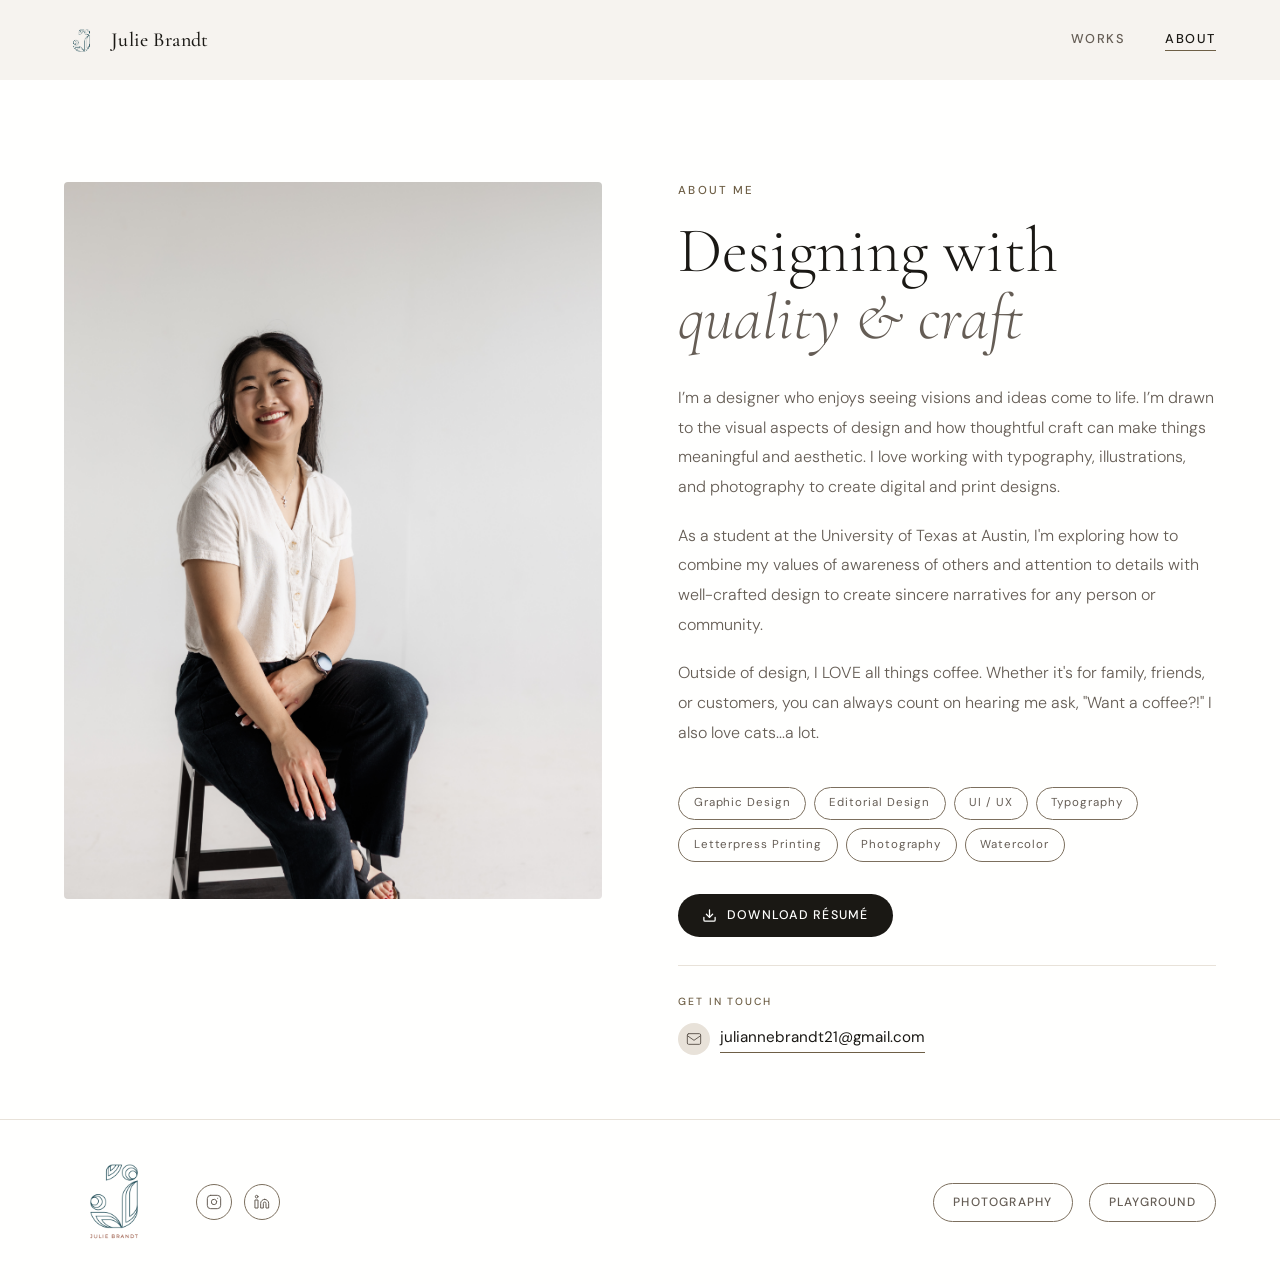
<file: pages/about.html>
<!doctype html>
<html lang="en">
  <head>
    <meta charset="UTF-8" />
    <meta name="viewport" content="width=device-width, initial-scale=1.0" />
    <title>About — Julie Brandt</title>
    <link rel="icon" type="image/png" href="../assets/logos/favicon.png" />
    <link rel="preconnect" href="https://fonts.googleapis.com" />
    <link rel="preconnect" href="https://fonts.gstatic.com" crossorigin />
    <link
      href="https://fonts.googleapis.com/css2?family=Cormorant+Garamond:ital,wght@0,300;0,400;0,500;0,600;1,300;1,400&family=DM+Sans:wght@300;400;500&display=swap"
      rel="stylesheet"
    />
    <link rel="stylesheet" href="../css/base.css" />
    <link rel="stylesheet" href="../css/navigation.css" />
    <link rel="stylesheet" href="../css/footer.css" />
    <link rel="stylesheet" href="../css/about.css" />
  </head>
  <body>
    <nav id="nav">
      <a href="../index.html" class="nav-brand">
        <div class="nav-logo-mark">
          <img
            src="../assets/logos/Logo-NoName.png"
            alt="Geometric J Logo Design"
          />
        </div>
        <span class="nav-logo">Julie Brandt</span>
      </a>
      <div class="nav-links">
        <a href="../index.html" id="nav-works">Works</a>
        <a href="about.html" id="nav-about" class="active-link">About</a>
      </div>
    </nav>

    <main class="about-content">
      <div class="about-image-wrap">
        <img src="../assets/headshots/Julie 06.27.2025-40.jpg" alt="Portrait" />
      </div>
      <div class="about-text">
        <p class="about-eyebrow">About me</p>
        <h1 class="about-title">Designing with <em>quality &amp; craft</em></h1>
        <div class="about-body">
          <p>
            I’m a designer who enjoys seeing visions and ideas come to life. I’m
            drawn to the visual aspects of design and how thoughtful craft can
            make things meaningful and aesthetic. I love working with
            typography, illustrations, and photography to create digital and
            print designs.
          </p>
          <p>
            As a student at the University of Texas at Austin, I'm exploring how
            to combine my values of awareness of others and attention to details
            with well-crafted design to create sincere narratives for any person
            or community.
          </p>
          <p>
            Outside of design, I LOVE all things coffee. Whether it's for
            family, friends, or customers, you can always count on hearing me
            ask, "Want a coffee?!" I also love cats...a lot.
          </p>
        </div>
        <div class="about-skills">
          <!-- <span class="skill-tag">Brand Identity</span> -->
          <span class="skill-tag">Graphic Design</span>
          <span class="skill-tag">Editorial Design</span>
          <!-- <span class="skill-tag">Packaging</span> -->
          <span class="skill-tag">UI / UX</span>
          <!-- <span class="skill-tag">Motion</span> -->
          <span class="skill-tag">Typography</span>
          <span class="skill-tag">Letterpress Printing</span>
          <span class="skill-tag">Photography</span>
          <span class="skill-tag">Watercolor</span>
        </div>
        <div class="about-resume">
          <a
            href="../assets/resume/JulianneBrandt_2026.pdf"
            download
            class="btn-resume"
          >
            <svg
              width="15"
              height="15"
              viewBox="0 0 24 24"
              fill="none"
              stroke="currentColor"
              stroke-width="2"
              stroke-linecap="round"
              stroke-linejoin="round"
            >
              <path d="M21 15v4a2 2 0 0 1-2 2H5a2 2 0 0 1-2-2v-4" />
              <polyline points="7 10 12 15 17 10" />
              <line x1="12" y1="15" x2="12" y2="3" />
            </svg>
            Download Résumé
          </a>
        </div>
        <div class="about-contact">
          <p class="about-contact-label">Get in touch</p>
          <a href="mailto:juliannebrandt21@gmail.com" class="about-email-link">
            <span class="about-email-icon">
              <svg
                width="16"
                height="16"
                viewBox="0 0 24 24"
                fill="none"
                stroke="currentColor"
                stroke-width="1.5"
                stroke-linecap="round"
                stroke-linejoin="round"
              >
                <rect x="2" y="4" width="20" height="16" rx="2" />
                <path d="M2 7l10 7 10-7" />
              </svg>
            </span>
            <span class="about-email-text">juliannebrandt21@gmail.com</span>
          </a>
        </div>
      </div>
    </main>

    <footer>
      <div class="footer-left">
        <div class="footer-logo-wrap">
          <img
            src="../assets/logos/Logo.png"
            alt="Geometric J Logo with Julie Brandt"
          />
        </div>
        <div class="footer-socials">
          <a
            href="https://www.instagram.com/juliebrandt.design/"
            target="_blank"
            rel="noopener"
            class="footer-social-link"
            aria-label="Instagram"
          >
            <svg
              viewBox="0 0 24 24"
              fill="none"
              stroke="currentColor"
              stroke-width="1.5"
              stroke-linecap="round"
              stroke-linejoin="round"
            >
              <rect x="2" y="2" width="20" height="20" rx="5" ry="5" />
              <path d="M16 11.37A4 4 0 1 1 12.63 8 4 4 0 0 1 16 11.37z" />
              <line x1="17.5" y1="6.5" x2="17.51" y2="6.5" />
            </svg>
          </a>
          <a
            href="https://www.linkedin.com/in/julie-brandt-92625432b/"
            target="_blank"
            rel="noopener"
            class="footer-social-link"
            aria-label="LinkedIn"
          >
            <svg
              viewBox="0 0 24 24"
              fill="none"
              stroke="currentColor"
              stroke-width="1.5"
              stroke-linecap="round"
              stroke-linejoin="round"
            >
              <path
                d="M16 8a6 6 0 0 1 6 6v7h-4v-7a2 2 0 0 0-2-2 2 2 0 0 0-2 2v7h-4v-7a6 6 0 0 1 6-6z"
              />
              <rect x="2" y="9" width="4" height="12" />
              <circle cx="4" cy="4" r="2" />
            </svg>
          </a>
        </div>
      </div>
      <div class="footer-fun">
        <a href="photography.html" class="btn-ghost">Photography</a>
        <a href="playground.html" class="btn-ghost">Playground</a>
      </div>
    </footer>

    <script src="../js/main.js" defer></script>
    <script src="../js/navigation.js" defer></script>
  </body>
</html>
</file>
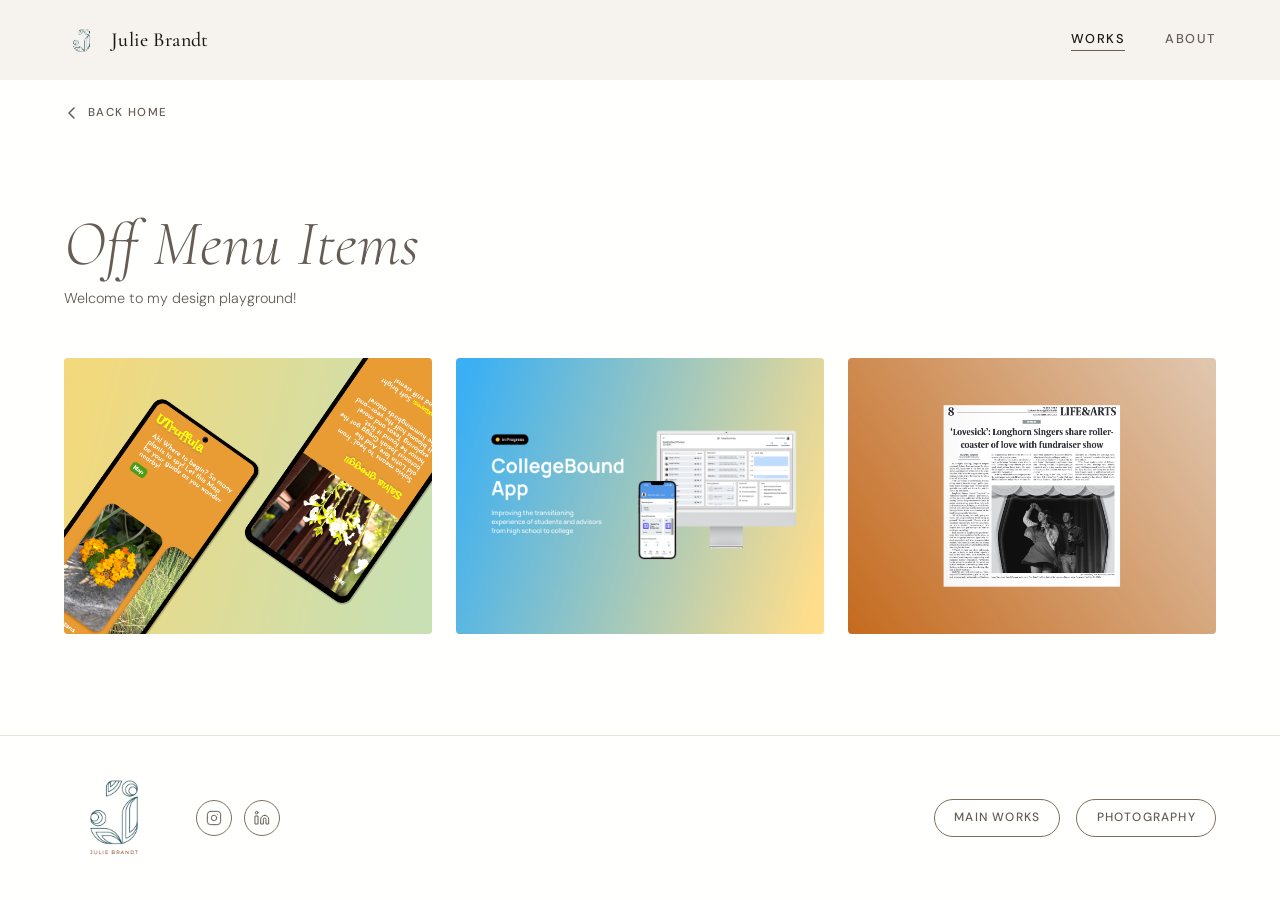
<file: pages/art.html>
<!doctype html>
<html lang="en">
  <head>
    <meta charset="UTF-8" />
    <meta name="viewport" content="width=device-width, initial-scale=1.0" />
    <meta http-equiv="refresh" content="0; url=playground.html" />
    <link rel="canonical" href="playground.html" />
    <title>Playground — Julie Brandt</title>
  </head>
  <body>
    <p><a href="playground.html">Visit Playground</a></p>
  </body>
</html>
</file>
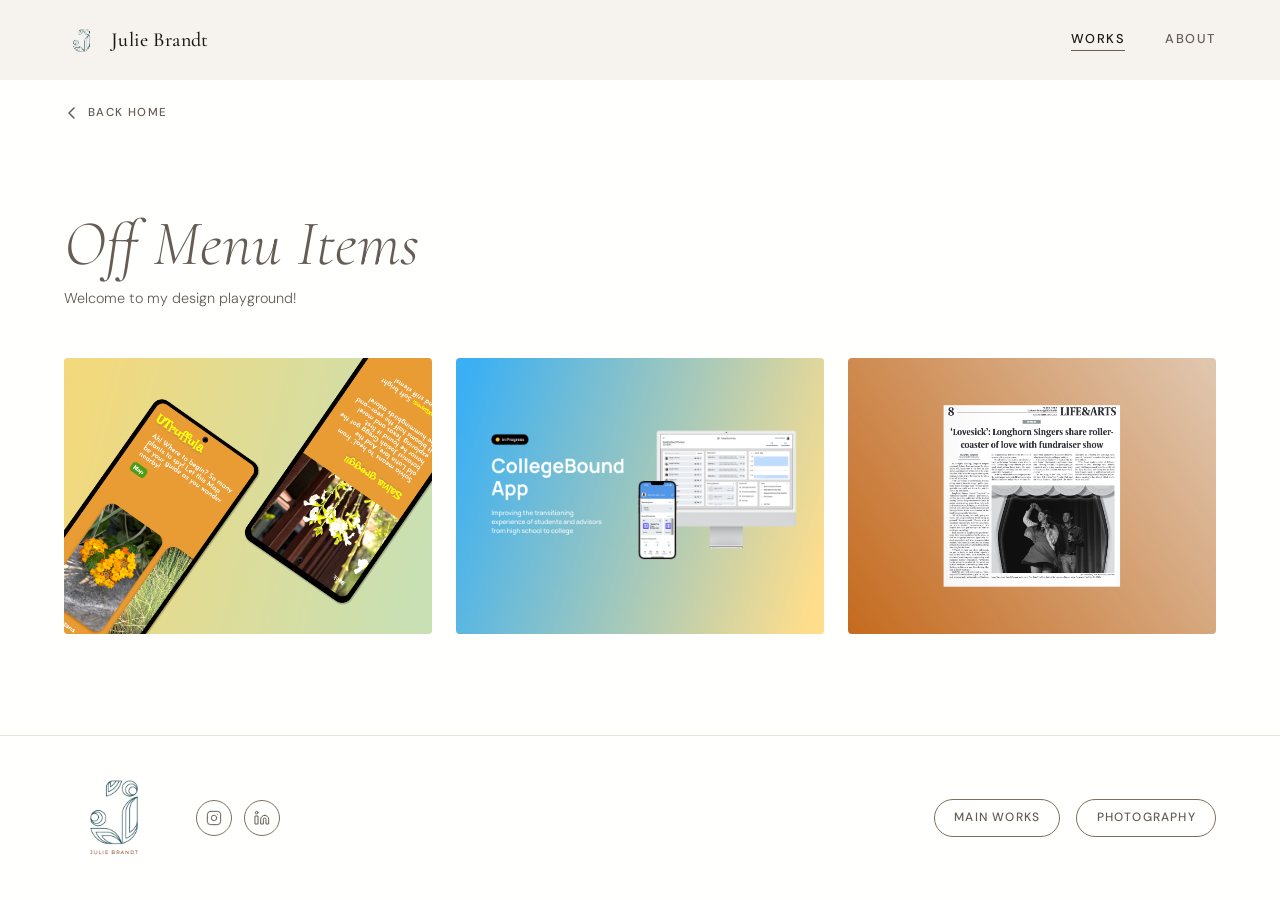
<file: pages/playground.html>
<!doctype html>
<html lang="en">
  <head>
    <meta charset="UTF-8" />
    <meta name="viewport" content="width=device-width, initial-scale=1.0" />
    <title>Playground — Julie Brandt</title>
    <link rel="icon" type="image/png" href="../assets/logos/favicon.png" />
    <link rel="preconnect" href="https://fonts.googleapis.com" />
    <link rel="preconnect" href="https://fonts.gstatic.com" crossorigin />
    <link
      href="https://fonts.googleapis.com/css2?family=Cormorant+Garamond:ital,wght@0,300;0,400;0,500;0,600;1,300;1,400&family=DM+Sans:wght@300;400;500&display=swap"
      rel="stylesheet"
    />
    <link rel="stylesheet" href="../css/base.css" />
    <link rel="stylesheet" href="../css/navigation.css" />
    <link rel="stylesheet" href="../css/footer.css" />
    <link rel="stylesheet" href="../css/galleries.css" />
    <link rel="stylesheet" href="../css/projects.css" />
  </head>
  <body>
    <nav id="nav">
      <a href="../index.html" class="nav-brand">
        <div class="nav-logo-mark">
          <img
            src="../assets/logos/Logo-NoName.png"
            alt="Geometric J Logo Design"
          />
        </div>
        <span class="nav-logo">Julie Brandt</span>
      </a>
      <div class="nav-links">
        <a href="../index.html" id="nav-works" class="active-link">Works</a>
        <a href="about.html" id="nav-about">About</a>
      </div>
    </nav>

    <main>
      <a href="../index.html" class="inline-back-btn">
        <svg width="16" height="16" viewBox="0 0 16 16" fill="none">
          <path
            d="M10 3L5 8l5 5"
            stroke="currentColor"
            stroke-width="1.5"
            stroke-linecap="round"
            stroke-linejoin="round"
          />
        </svg>
        Back home
      </a>
      <header class="fun-header">
        <h1 class="fun-title"><em>Off Menu Items</em></h1>
        <p class="fun-subtitle">Welcome to my design playground!</p>
      </header>
      <section class="playground-grid" aria-label="Playground projects">
        <!-- Copy a playground-card to add another project. -->
        <a class="playground-card" href="projects/utruffula.html" aria-labelledby="utruffula-title" aria-describedby="utruffula-description">
          <img src="../assets/project-images/utruffula/Utruffula (2).png" alt="UTruffula App screens" />
          <div class="playground-caption">
            <p class="playground-meta">HTML | CSS · Fall 2025</p>
            <h2 class="playground-card-title" id="utruffula-title">Utruffula</h2>
            <p class="playground-description" id="utruffula-description">A Lorax-themed guided plant walk that turns learning about plants into a game.</p>
          </div>
        </a>

        <!-- Copy a playground-card to add another project. -->
        <a class="playground-card" href="projects/collegebound.html" aria-labelledby="collegebound-title" aria-describedby="collegebound-description">
          <img src="../assets/project-images/collegebound/file cover - 3.png" alt="App and Web screen" />
          <div class="playground-caption">
            <p class="playground-meta">UI / UX · Summer 2024</p>
            <h2 class="playground-card-title" id="collegebound-title">CollegeBound App</h2>
            <p class="playground-description" id="collegebound-description">Visual direction, wireframes, and mobile and web interfaces for a student success app.</p>
          </div>
        </a>

        <!-- Copy a playground-card to add another project. -->
        <a class="playground-card" href="projects/daily-texan.html" aria-labelledby="daily-texan-title" aria-describedby="daily-texan-description">
          <img src="../assets/project-images/daily-texan/DT (1).png" alt="Daily Texan newspaper" />
          <div class="playground-caption">
            <p class="playground-meta">Newsprint | Layout · Spring 2025</p>
            <h2 class="playground-card-title" id="daily-texan-title">The Daily Texan</h2>
            <p class="playground-description" id="daily-texan-description">Newsprint layout design for the official newspaper of the University of Texas at Austin.</p>
          </div>
        </a>
      </section>
    </main>

    <footer>
      <div class="footer-left">
        <div class="footer-logo-wrap">
          <img
            src="../assets/logos/Logo.png"
            alt="Geometric J Logo with Julie Brandt"
          />
        </div>
        <div class="footer-socials">
          <a
            href="https://www.instagram.com/juliebrandt.design/"
            target="_blank"
            rel="noopener"
            class="footer-social-link"
            aria-label="Instagram"
          >
            <svg
              viewBox="0 0 24 24"
              fill="none"
              stroke="currentColor"
              stroke-width="1.5"
              stroke-linecap="round"
              stroke-linejoin="round"
            >
              <rect x="2" y="2" width="20" height="20" rx="5" ry="5" />
              <path d="M16 11.37A4 4 0 1 1 12.63 8 4 4 0 0 1 16 11.37z" />
              <line x1="17.5" y1="6.5" x2="17.51" y2="6.5" />
            </svg>
          </a>
          <a
            href="https://www.linkedin.com/in/julie-brandt-92625432b/"
            target="_blank"
            rel="noopener"
            class="footer-social-link"
            aria-label="LinkedIn"
          >
            <svg
              viewBox="0 0 24 24"
              fill="none"
              stroke="currentColor"
              stroke-width="1.5"
              stroke-linecap="round"
              stroke-linejoin="round"
            >
              <path
                d="M16 8a6 6 0 0 1 6 6v7h-4v-7a2 2 0 0 0-2-2 2 2 0 0 0-2 2v7h-4v-7a6 6 0 0 1 6-6z"
              />
              <rect x="2" y="9" width="4" height="12" />
              <circle cx="4" cy="4" r="2" />
            </svg>
          </a>
        </div>
      </div>
      <div class="footer-fun">
        <a href="../index.html" class="btn-ghost">Main Works</a>
        <a href="photography.html" class="btn-ghost">Photography</a>
      </div>
    </footer>

    <script src="../js/main.js" defer></script>
    <script src="../js/navigation.js" defer></script>
    <script src="../js/gallery.js" defer></script>
  </body>
</html>
</file>
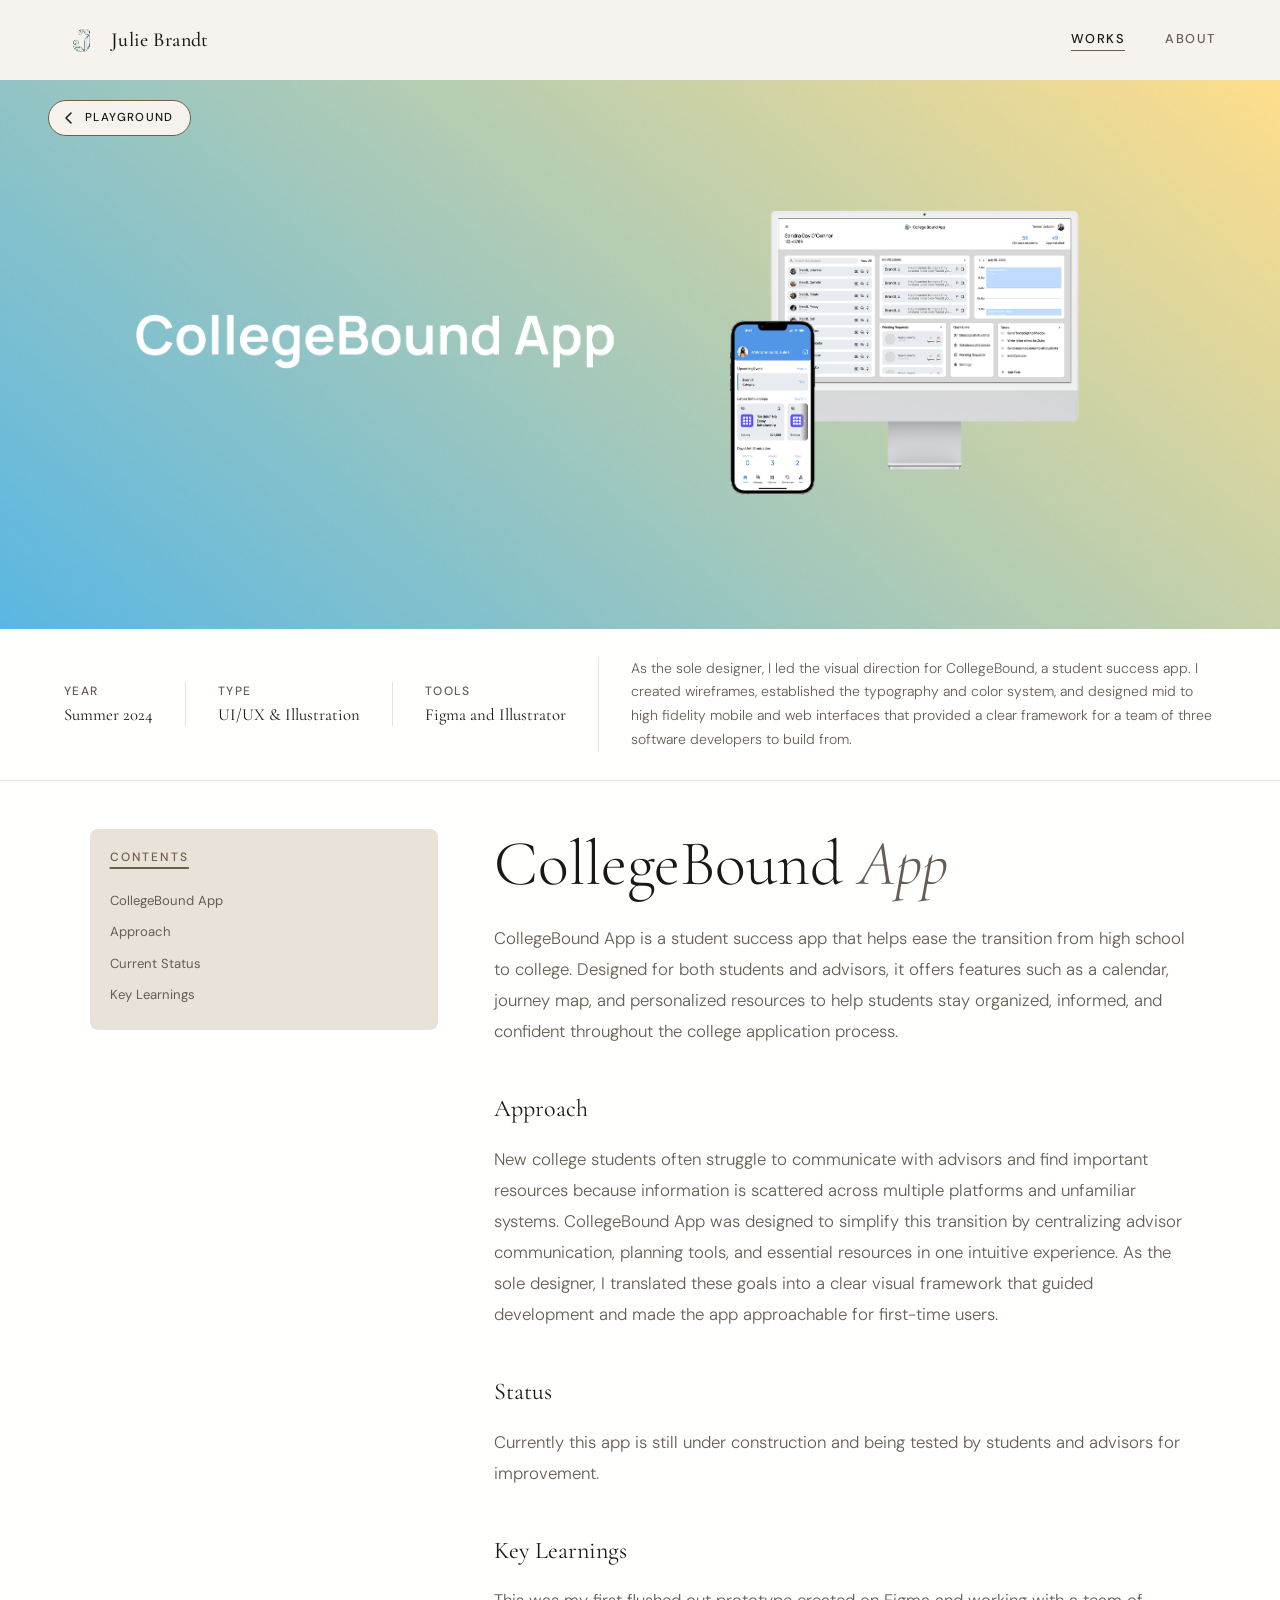
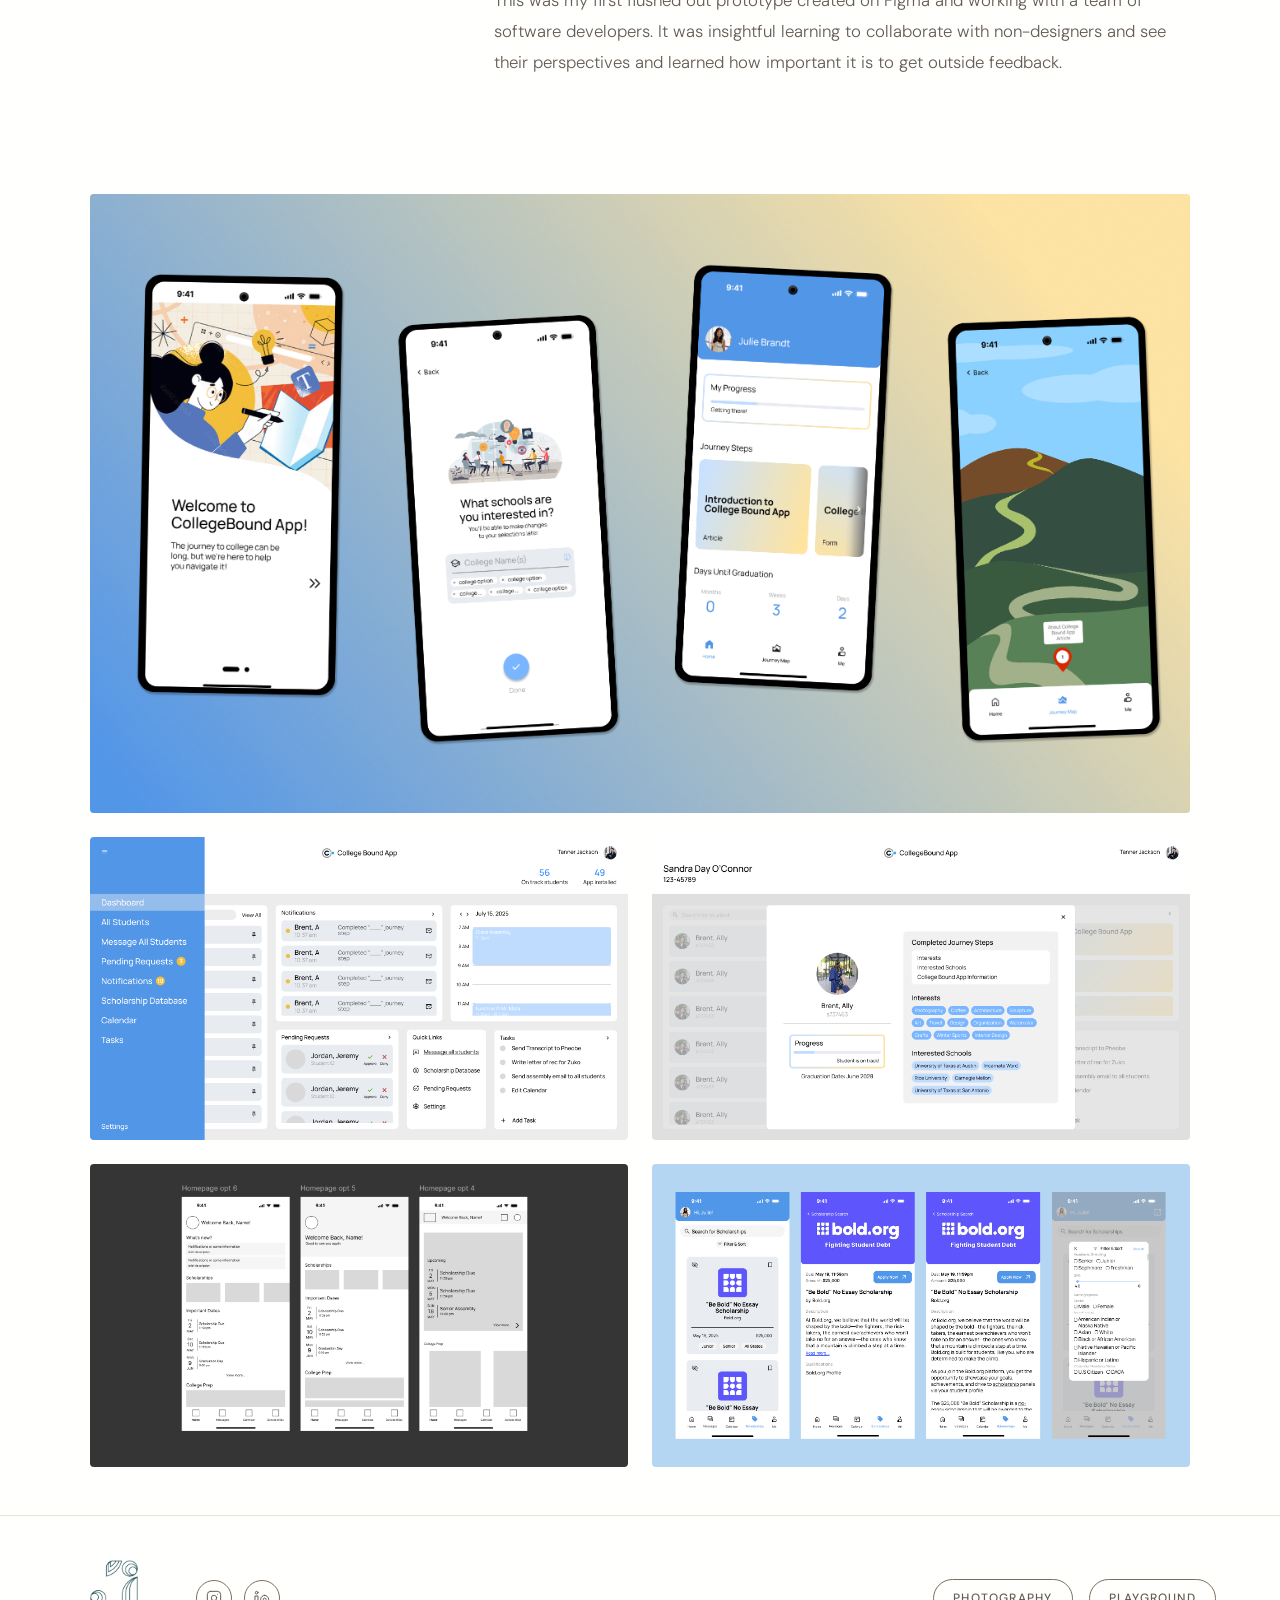
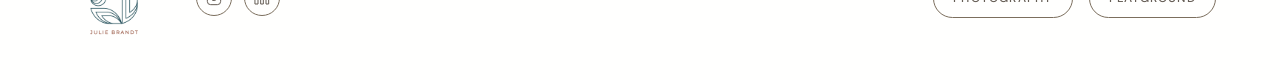
<file: pages/projects/collegebound.html>
<!doctype html>
<html lang="en">
  <head>
    <meta charset="UTF-8" />
    <meta name="viewport" content="width=device-width, initial-scale=1.0" />
    <title>CollegeBound App — Julie Brandt</title>
    <link rel="icon" type="image/png" href="../../assets/logos/favicon.png" />
    <link rel="preconnect" href="https://fonts.googleapis.com" />
    <link rel="preconnect" href="https://fonts.gstatic.com" crossorigin />
    <link
      href="https://fonts.googleapis.com/css2?family=Cormorant+Garamond:ital,wght@0,300;0,400;0,500;0,600;1,300;1,400&family=DM+Sans:wght@300;400;500&display=swap"
      rel="stylesheet"
    />
    <link rel="stylesheet" href="../../css/base.css" />
    <link rel="stylesheet" href="../../css/navigation.css" />
    <link rel="stylesheet" href="../../css/footer.css" />
    <link rel="stylesheet" href="../../css/projects.css" />
  </head>
  <body>
    <nav id="nav">
      <a href="../../index.html" class="nav-brand">
        <div class="nav-logo-mark">
          <img
            src="../../assets/logos/Logo-NoName.png"
            alt="Geometric J Logo Design"
          />
        </div>
        <span class="nav-logo">Julie Brandt</span>
      </a>
      <div class="nav-links">
        <a href="../../index.html" id="nav-works" class="active-link">Works</a>
        <a href="../about.html" id="nav-about">About</a>
      </div>
    </nav>

    <div class="project-intro">
    <div class="project-hero">
      <a href="../playground.html" class="back-btn">
        <svg width="16" height="16" viewBox="0 0 16 16" fill="none">
          <path
            d="M10 3L5 8l5 5"
            stroke="currentColor"
            stroke-width="1.5"
            stroke-linecap="round"
            stroke-linejoin="round"
          />
        </svg>
        Playground
      </a>

      <img
        src="../../assets/project-images/collegebound/CollegeBound.png"
        alt="Arcana Identity hero"
      />
    </div>
    <aside class="project-overview">
      <div class="overview-fields">
        <div class="overview-item">
          <p class="overview-item-key">Year</p>
          <p class="overview-item-val">Summer 2024</p>
        </div>
        <div class="overview-item">
          <p class="overview-item-key">Type</p>
          <p class="overview-item-val">UI/UX & Illustration</p>
        </div>
        <div class="overview-item">
          <p class="overview-item-key">Tools</p>
          <p class="overview-item-val">Figma and Illustrator</p>
        </div>
      </div>
      <p class="overview-desc">
        As the sole designer, I led the visual direction for CollegeBound, a
        student success app. I created wireframes, established the typography
        and color system, and designed mid to high fidelity mobile and web
        interfaces that provided a clear framework for a team of three software
        developers to build from.
      </p>
    </aside>
    </div>
    <div class="project-content">
      <nav class="project-toc" aria-label="Table of contents">
        <p class="toc-label">Contents</p>
        <button class="toc-link" onclick="scrollToSection('pf-title')">
          CollegeBound App
        </button>
        <button class="toc-link" onclick="scrollToSection('pf-approach')">
          Approach
        </button>
        <button class="toc-link" onclick="scrollToSection('pf-status')">
          Current Status
        </button>
        <button class="toc-link" onclick="scrollToSection('pf-learnings')">
          Key Learnings
        </button>
      </nav>
      <div class="project-main-content">
        <h1 class="project-title" id="pf-title">CollegeBound <em>App</em></h1>
        <div class="project-body">
          <p>
            CollegeBound App is a student success app that helps ease the
            transition from high school to college. Designed for both students
            and advisors, it offers features such as a calendar, journey map,
            and personalized resources to help students stay organized,
            informed, and confident throughout the college application process.
          </p>
          <h3 id="pf-approach">Approach</h3>
          <p>
            New college students often struggle to communicate with advisors and
            find important resources because information is scattered across
            multiple platforms and unfamiliar systems. CollegeBound App was
            designed to simplify this transition by centralizing advisor
            communication, planning tools, and essential resources in one
            intuitive experience. As the sole designer, I translated these goals
            into a clear visual framework that guided development and made the
            app approachable for first-time users.
          </p>
          <h3 id="pf-status">Status</h3>
          <p>
            Currently this app is still under construction and being tested by
            students and advisors for improvement.
          </p>
          <h3 id="pf-learnings">Key Learnings</h3>
          <p>
            This was my first flushed out prototype created on Figma and working
            with a team of software developers. It was insightful learning to
            collaborate with non-designers and see their perspectives and
            learned how important it is to get outside feedback.
          </p>
        </div>
      </div>
    </div>
    <div class="project-images">
      <div class="img-row cols-1">
        <div class="img-block landscape">
          <img
            src="../../assets/project-images/collegebound/collegeBoundScreens.png"
            alt=""
          />
        </div>
      </div>
      <div class="img-row cols-2">
        <div class="img-block landscape">
          <img src="../../assets/project-images/collegebound/Menu.png" alt="" />
        </div>
        <div class="img-block landscape">
          <img
            src="../../assets/project-images/collegebound/Dashboard - Student Modal.png"
            alt=""
          />
        </div>
      </div>
      <div class="img-row cols-2">
        <div class="img-block landscape">
          <img
            src="../../assets/project-images/collegebound/Screenshot 2026-07-14 at 3.54.56 PM.png"
            alt=""
          />
        </div>
        <div class="img-block landscape">
          <img
            src="../../assets/project-images/collegebound/Scholarships.png"
            alt=""
          />
        </div>
      </div>
    </div>

    <footer>
      <div class="footer-left">
        <div class="footer-logo-wrap">
          <img
            src="../../assets/logos/Logo.png"
            alt="Geometric J Logo with Julie Brandt"
          />
        </div>
        <div class="footer-socials">
          <a
            href="https://www.instagram.com/juliebrandt.design/"
            target="_blank"
            rel="noopener"
            class="footer-social-link"
            aria-label="Instagram"
          >
            <svg
              viewBox="0 0 24 24"
              fill="none"
              stroke="currentColor"
              stroke-width="1.5"
              stroke-linecap="round"
              stroke-linejoin="round"
            >
              <rect x="2" y="2" width="20" height="20" rx="5" ry="5" />
              <path d="M16 11.37A4 4 0 1 1 12.63 8 4 4 0 0 1 16 11.37z" />
              <line x1="17.5" y1="6.5" x2="17.51" y2="6.5" />
            </svg>
          </a>
          <a
            href="https://www.linkedin.com/in/julie-brandt-92625432b/"
            target="_blank"
            rel="noopener"
            class="footer-social-link"
            aria-label="LinkedIn"
          >
            <svg
              viewBox="0 0 24 24"
              fill="none"
              stroke="currentColor"
              stroke-width="1.5"
              stroke-linecap="round"
              stroke-linejoin="round"
            >
              <path
                d="M16 8a6 6 0 0 1 6 6v7h-4v-7a2 2 0 0 0-2-2 2 2 0 0 0-2 2v7h-4v-7a6 6 0 0 1 6-6z"
              />
              <rect x="2" y="9" width="4" height="12" />
              <circle cx="4" cy="4" r="2" />
            </svg>
          </a>
        </div>
      </div>
      <div class="footer-fun">
        <a href="../photography.html" class="btn-ghost">Photography</a>
        <a href="../playground.html" class="btn-ghost">Playground</a>
      </div>
    </footer>

    <script src="../../js/main.js" defer></script>
    <script src="../../js/navigation.js" defer></script>
    <script src="../../js/project-navigation.js" defer></script>
  </body>
</html>
</file>
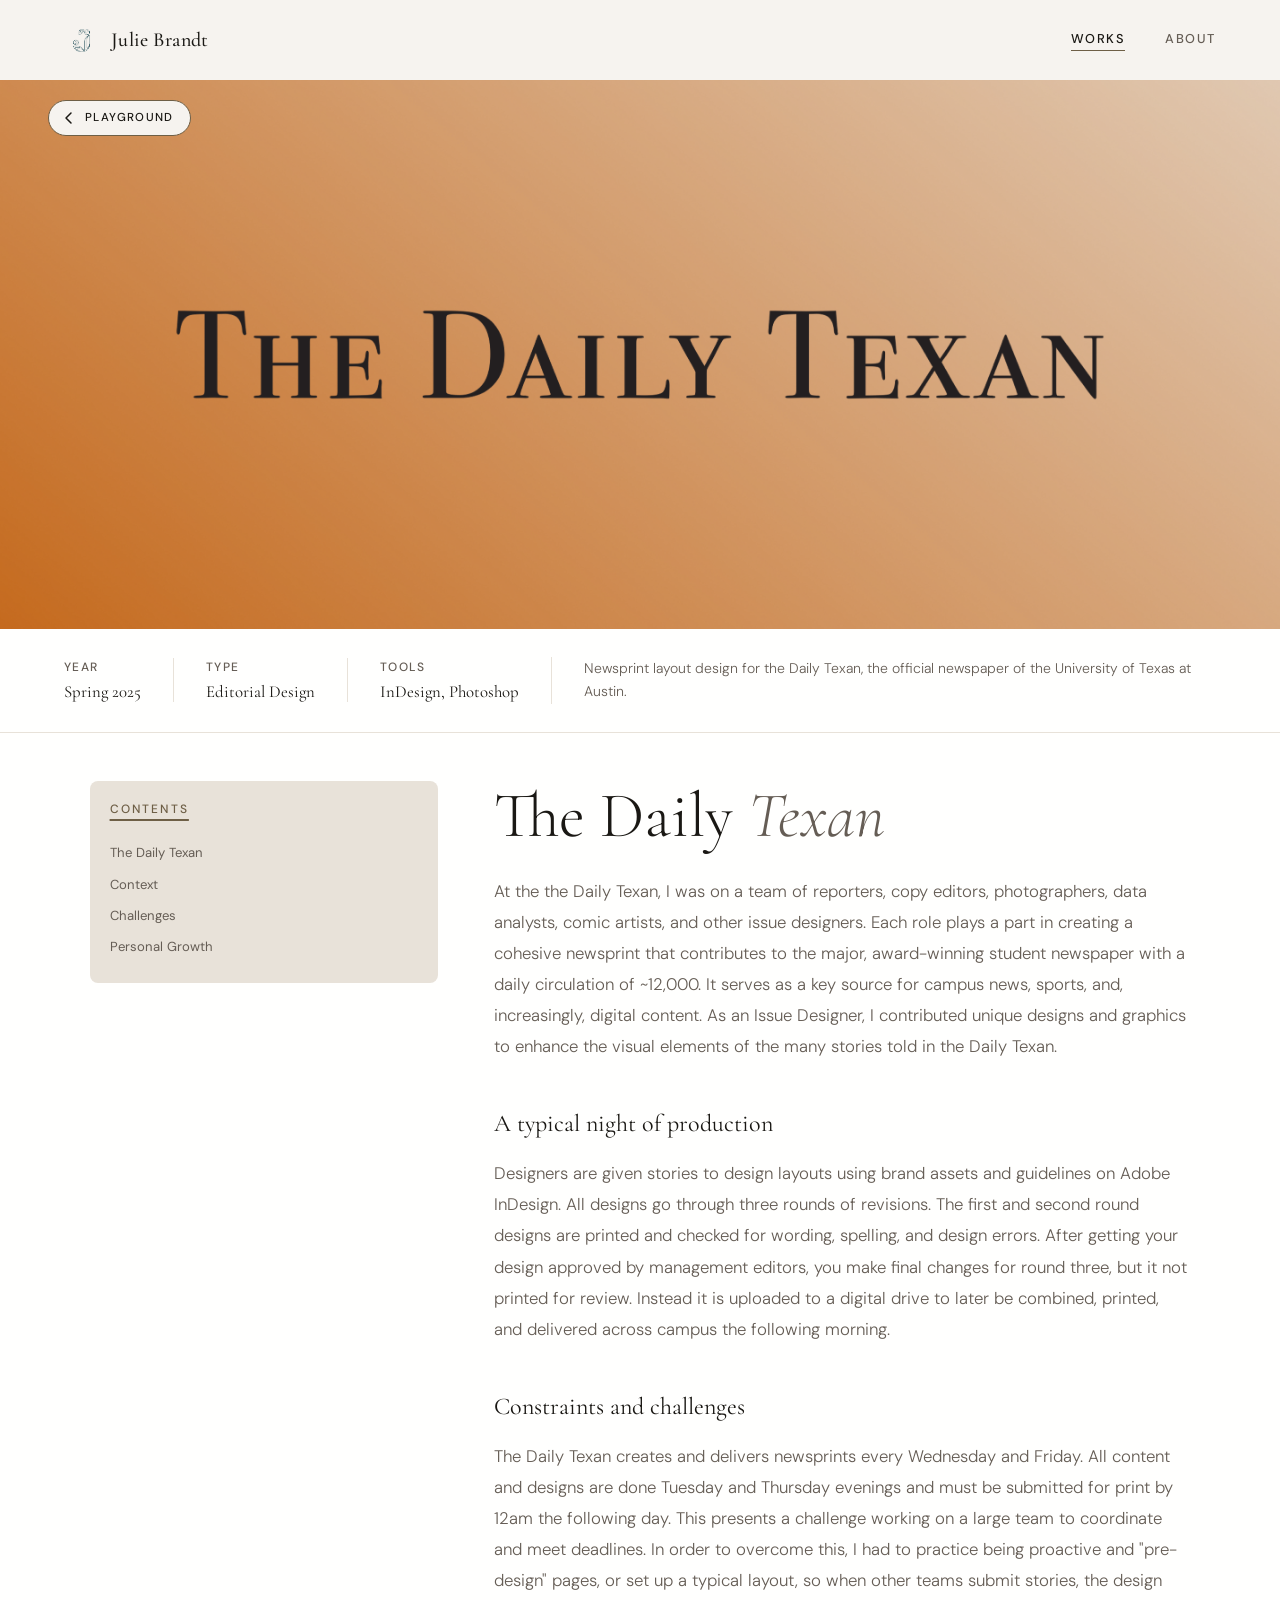
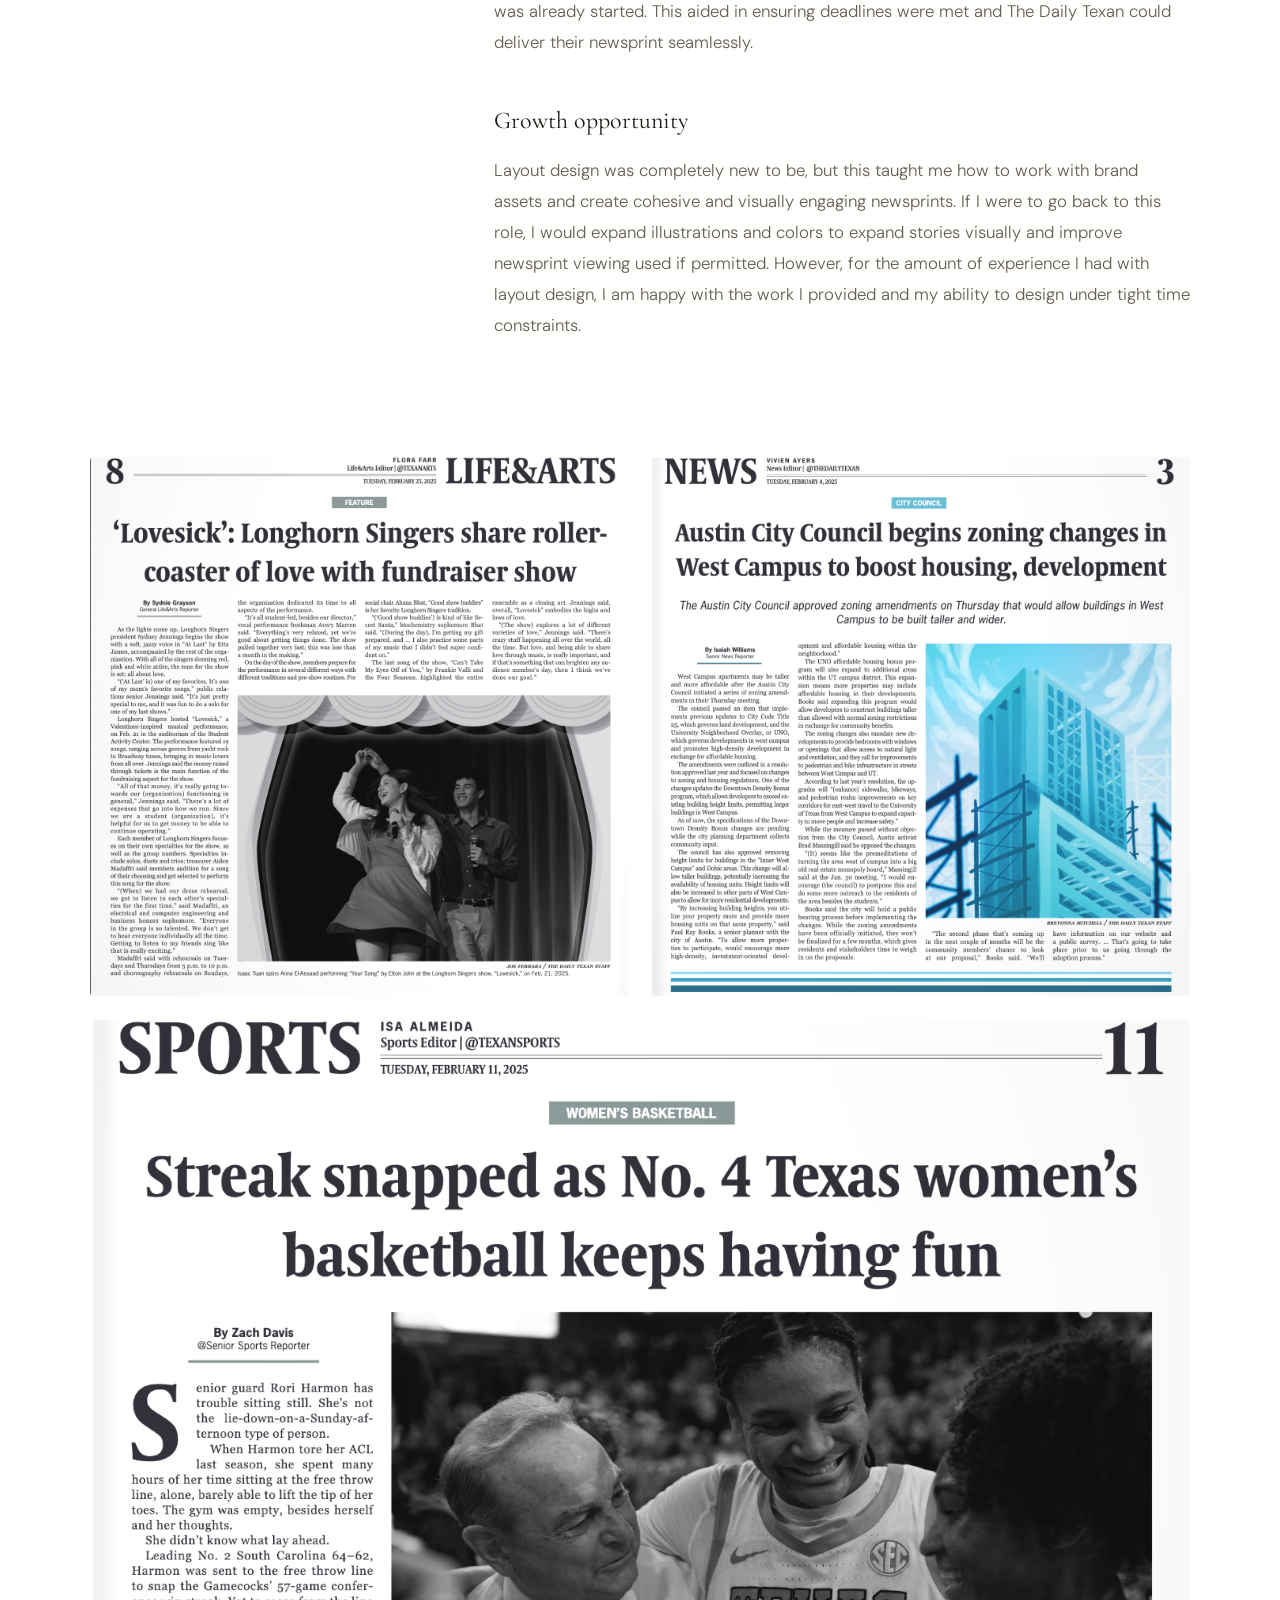
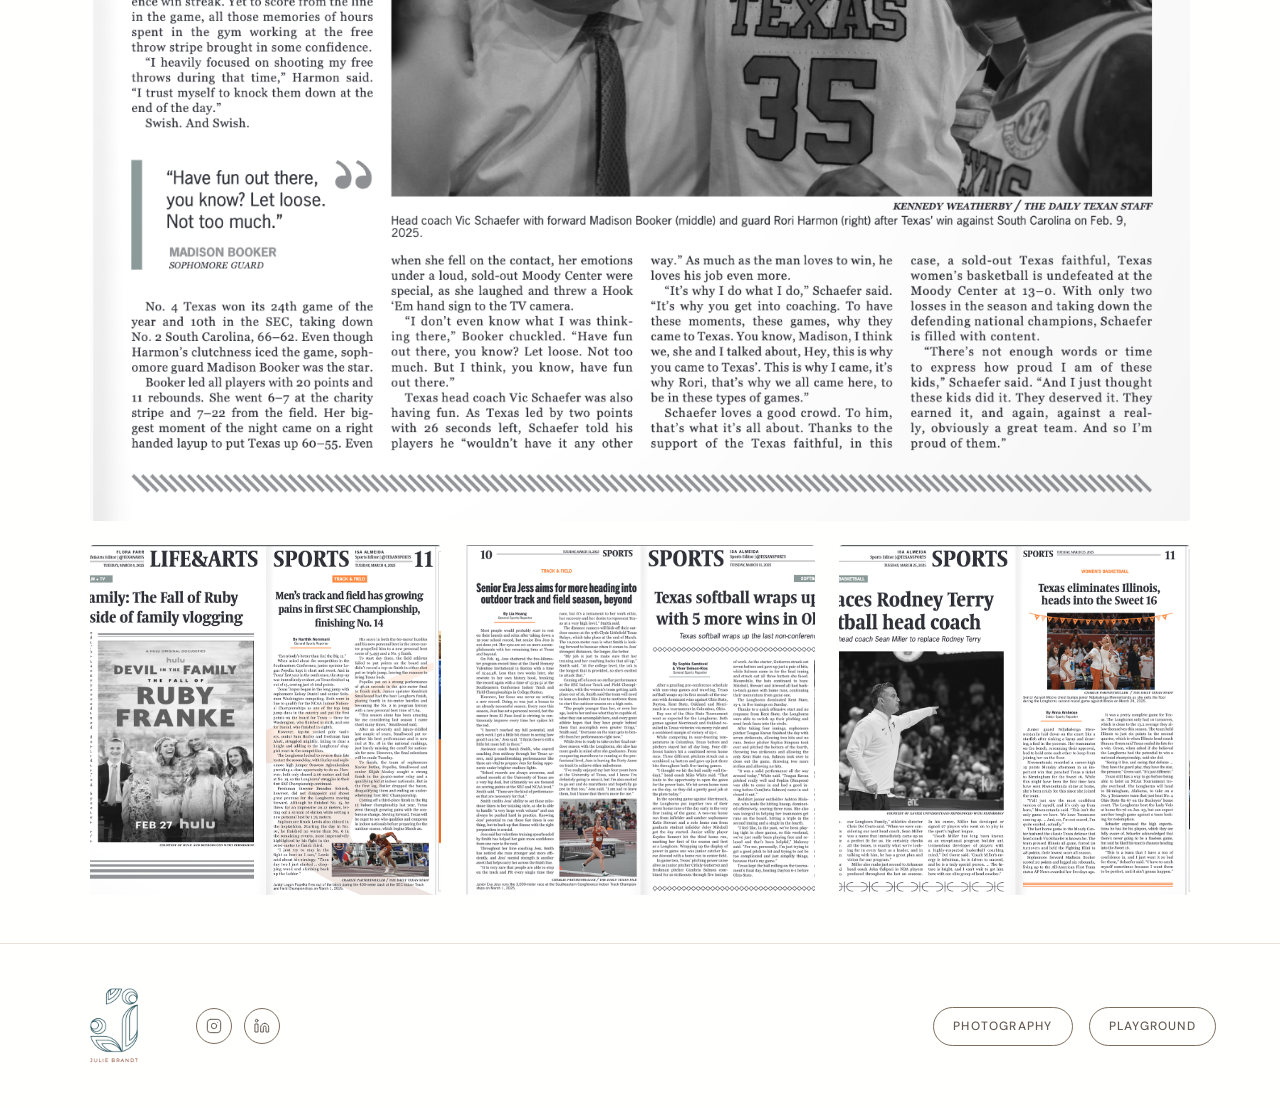
<file: pages/projects/daily-texan.html>
<!doctype html>
<html lang="en">
  <head>
    <meta charset="UTF-8" />
    <meta name="viewport" content="width=device-width, initial-scale=1.0" />
    <title>The Daily Texan — Julie Brandt</title>
    <link rel="icon" type="image/png" href="../../assets/logos/favicon.png" />
    <link rel="preconnect" href="https://fonts.googleapis.com" />
    <link rel="preconnect" href="https://fonts.gstatic.com" crossorigin />
    <link
      href="https://fonts.googleapis.com/css2?family=Cormorant+Garamond:ital,wght@0,300;0,400;0,500;0,600;1,300;1,400&family=DM+Sans:wght@300;400;500&display=swap"
      rel="stylesheet"
    />
    <link rel="stylesheet" href="../../css/base.css" />
    <link rel="stylesheet" href="../../css/navigation.css" />
    <link rel="stylesheet" href="../../css/footer.css" />
    <link rel="stylesheet" href="../../css/projects.css" />
  </head>
  <body>
    <nav id="nav">
      <a href="../../index.html" class="nav-brand">
        <div class="nav-logo-mark">
          <img
            src="../../assets/logos/Logo-NoName.png"
            alt="Geometric J Logo Design"
          />
        </div>
        <span class="nav-logo">Julie Brandt</span>
      </a>
      <div class="nav-links">
        <a href="../../index.html" id="nav-works" class="active-link">Works</a>
        <a href="../about.html" id="nav-about">About</a>
      </div>
    </nav>

    <div class="project-intro">
    <div class="project-hero">
      <a href="../playground.html" class="back-btn">
        <svg width="16" height="16" viewBox="0 0 16 16" fill="none">
          <path
            d="M10 3L5 8l5 5"
            stroke="currentColor"
            stroke-width="1.5"
            stroke-linecap="round"
            stroke-linejoin="round"
          />
        </svg>
        Playground
      </a>

      <img src="../../assets/project-images/daily-texan/DT (4).png" alt="" />
    </div>
    <aside class="project-overview">
      <div class="overview-fields">
        <div class="overview-item">
          <p class="overview-item-key">Year</p>
          <p class="overview-item-val">Spring 2025</p>
        </div>
        <div class="overview-item">
          <p class="overview-item-key">Type</p>
          <p class="overview-item-val">Editorial Design</p>
        </div>
        <div class="overview-item">
          <p class="overview-item-key">Tools</p>
          <p class="overview-item-val">InDesign, Photoshop</p>
        </div>
      </div>
      <p class="overview-desc">
        Newsprint layout design for the Daily Texan, the official newspaper of
        the University of Texas at Austin.
      </p>
    </aside>
    </div>
    <div class="project-content">
      <nav class="project-toc" aria-label="Table of contents">
        <p class="toc-label">Contents</p>
        <button class="toc-link" onclick="scrollToSection('pd-title')">
          The Daily Texan
        </button>
        <button class="toc-link" onclick="scrollToSection('pd-context')">
          Context
        </button>
        <button class="toc-link" onclick="scrollToSection('pd-challenges')">
          Challenges
        </button>
        <button class="toc-link" onclick="scrollToSection('pd-grow')">
          Personal Growth
        </button>
      </nav>
      <div class="project-main-content">
        <h1 class="project-title" id="pd-title">The Daily <em>Texan</em></h1>
        <div class="project-body">
          <p>
            At the the Daily Texan, I was on a team of reporters, copy editors,
            photographers, data analysts, comic artists, and other issue
            designers. Each role plays a part in creating a cohesive newsprint
            that contributes to the major, award-winning student newspaper with
            a daily circulation of ~12,000. It serves as a key source for campus
            news, sports, and, increasingly, digital content. As an Issue
            Designer, I contributed unique designs and graphics to enhance the
            visual elements of the many stories told in the Daily Texan.
          </p>
          <h3 id="pd-context">A typical night of production</h3>
          <p>
            Designers are given stories to design layouts using brand assets and
            guidelines on Adobe InDesign. All designs go through three rounds of
            revisions. The first and second round designs are printed and
            checked for wording, spelling, and design errors. After getting your
            design approved by management editors, you make final changes for
            round three, but it not printed for review. Instead it is uploaded
            to a digital drive to later be combined, printed, and delivered
            across campus the following morning.
          </p>
          <h3 id="pd-challenges">Constraints and challenges</h3>
          <p>
            The Daily Texan creates and delivers newsprints every Wednesday and
            Friday. All content and designs are done Tuesday and Thursday
            evenings and must be submitted for print by 12am the following day.
            This presents a challenge working on a large team to coordinate and
            meet deadlines. In order to overcome this, I had to practice being
            proactive and "pre-design" pages, or set up a typical layout, so
            when other teams submit stories, the design was already started.
            This aided in ensuring deadlines were met and The Daily Texan could
            deliver their newsprint seamlessly.
          </p>
          <h3 id="pd-grow">Growth opportunity</h3>
          <p>
            Layout design was completely new to be, but this taught me how to
            work with brand assets and create cohesive and visually engaging
            newsprints. If I were to go back to this role, I would expand
            illustrations and colors to expand stories visually and improve
            newsprint viewing used if permitted. However, for the amount of
            experience I had with layout design, I am happy with the work I
            provided and my ability to design under tight time constraints.
          </p>
        </div>
      </div>
    </div>
    <div class="project-images">
      <div class="img-row cols-2">
        <div class="img-block square">
          <img
            src="../../assets/project-images/daily-texan/DT0202525.png"
            alt=""
          />
        </div>
        <div class="img-block square">
          <img
            src="../../assets/project-images/daily-texan/DT020425.png"
            alt=""
          />
        </div>
      </div>
        <div class="img-row cols-3">
          <div class="img-block square span">
            <img
              src="../../assets/project-images/daily-texan/DT021125.png"
              alt=""
            />
          </div>
          <div class="img-block square">
            <img
              src="../../assets/project-images/daily-texan/DT030425.png"
              alt=""
            />
          </div>
          <div class="img-block square">
            <img
              src="../../assets/project-images/daily-texan/DT031125.png"
              alt=""
            />
          </div>
          <div class="img-block square">
            <img
              src="../../assets/project-images/daily-texan/DT032525.png"
              alt=""
            />
          </div>
        </div>
      </div>
    </div>

    <footer>
      <div class="footer-left">
        <div class="footer-logo-wrap">
          <img
            src="../../assets/logos/Logo.png"
            alt="Geometric J Logo with Julie Brandt"
          />
        </div>
        <div class="footer-socials">
          <a
            href="https://www.instagram.com/juliebrandt.design/"
            target="_blank"
            rel="noopener"
            class="footer-social-link"
            aria-label="Instagram"
          >
            <svg
              viewBox="0 0 24 24"
              fill="none"
              stroke="currentColor"
              stroke-width="1.5"
              stroke-linecap="round"
              stroke-linejoin="round"
            >
              <rect x="2" y="2" width="20" height="20" rx="5" ry="5" />
              <path d="M16 11.37A4 4 0 1 1 12.63 8 4 4 0 0 1 16 11.37z" />
              <line x1="17.5" y1="6.5" x2="17.51" y2="6.5" />
            </svg>
          </a>
          <a
            href="https://www.linkedin.com/in/julie-brandt-92625432b/"
            target="_blank"
            rel="noopener"
            class="footer-social-link"
            aria-label="LinkedIn"
          >
            <svg
              viewBox="0 0 24 24"
              fill="none"
              stroke="currentColor"
              stroke-width="1.5"
              stroke-linecap="round"
              stroke-linejoin="round"
            >
              <path
                d="M16 8a6 6 0 0 1 6 6v7h-4v-7a2 2 0 0 0-2-2 2 2 0 0 0-2 2v7h-4v-7a6 6 0 0 1 6-6z"
              />
              <rect x="2" y="9" width="4" height="12" />
              <circle cx="4" cy="4" r="2" />
            </svg>
          </a>
        </div>
      </div>
      <div class="footer-fun">
        <a href="../photography.html" class="btn-ghost">Photography</a>
        <a href="../playground.html" class="btn-ghost">Playground</a>
      </div>
    </footer>

    <script src="../../js/main.js" defer></script>
    <script src="../../js/navigation.js" defer></script>
    <script src="../../js/project-navigation.js" defer></script>
  </body>
</html>
</file>
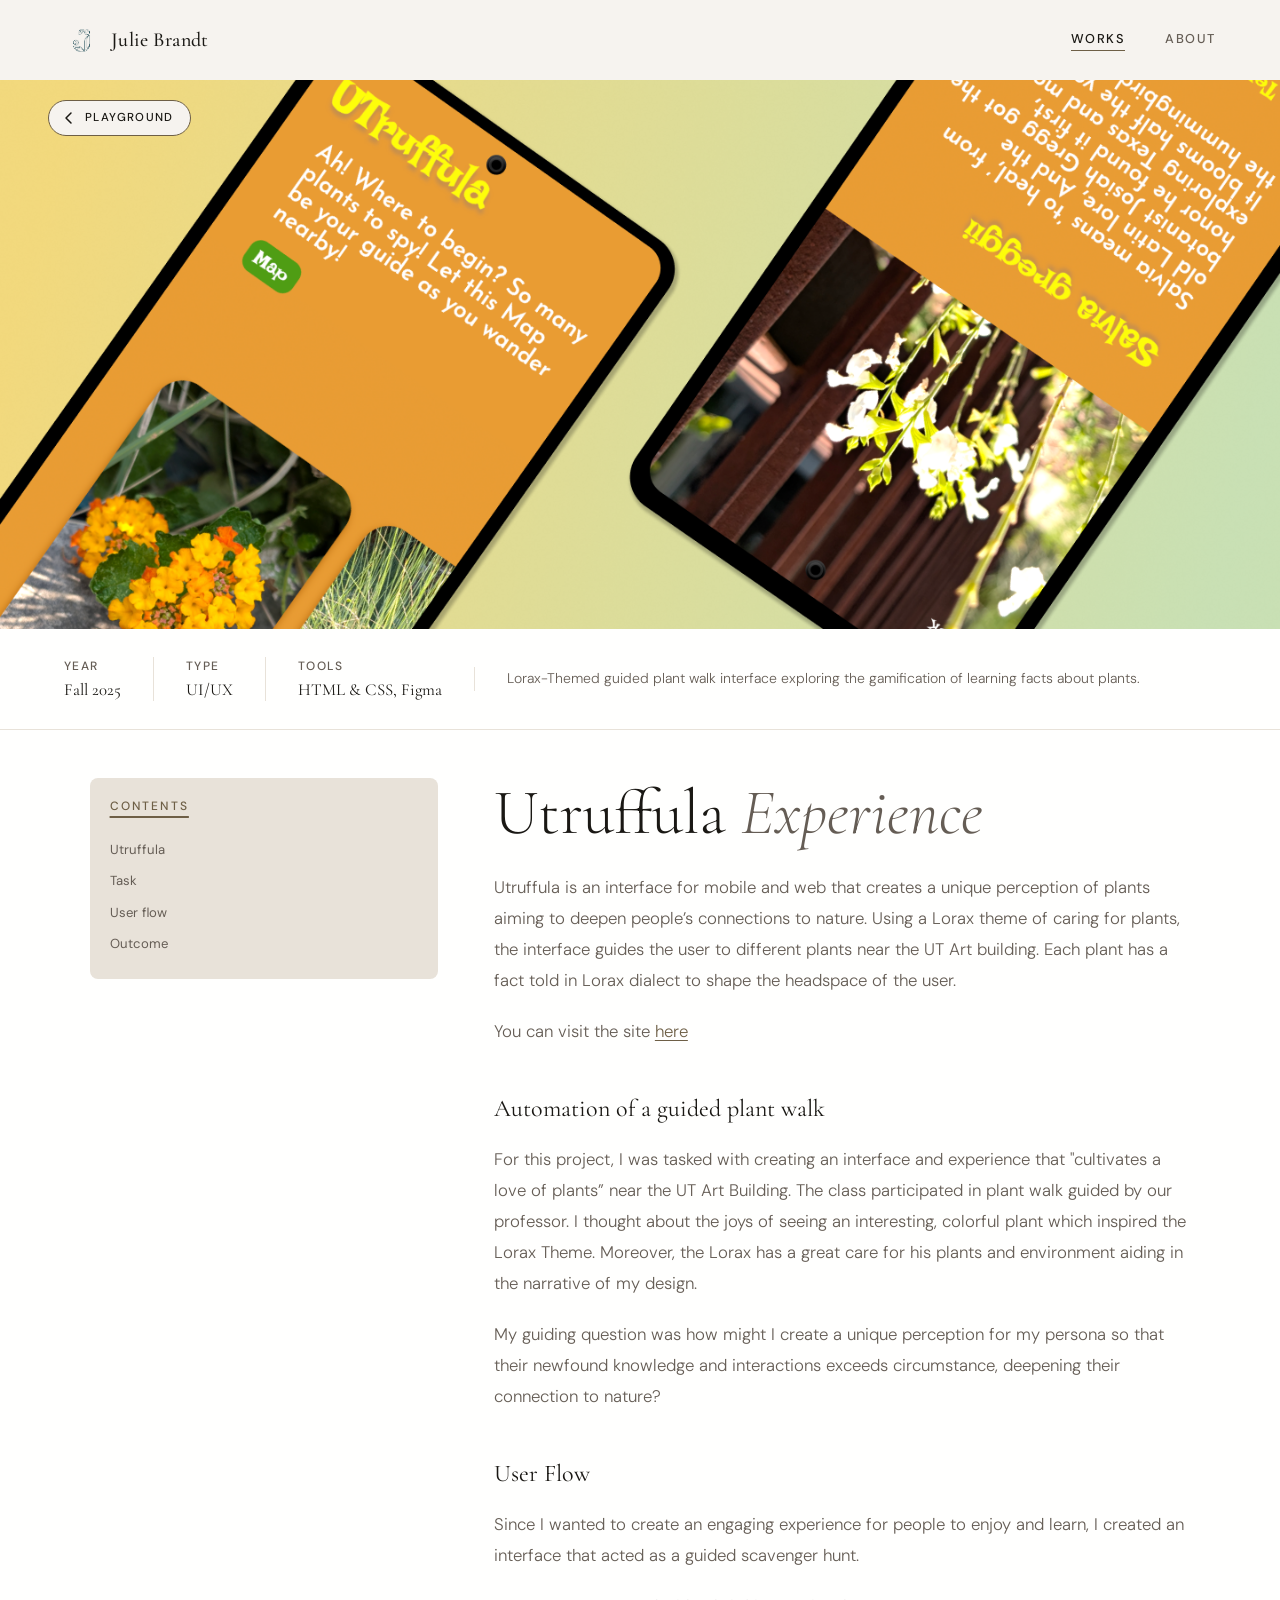
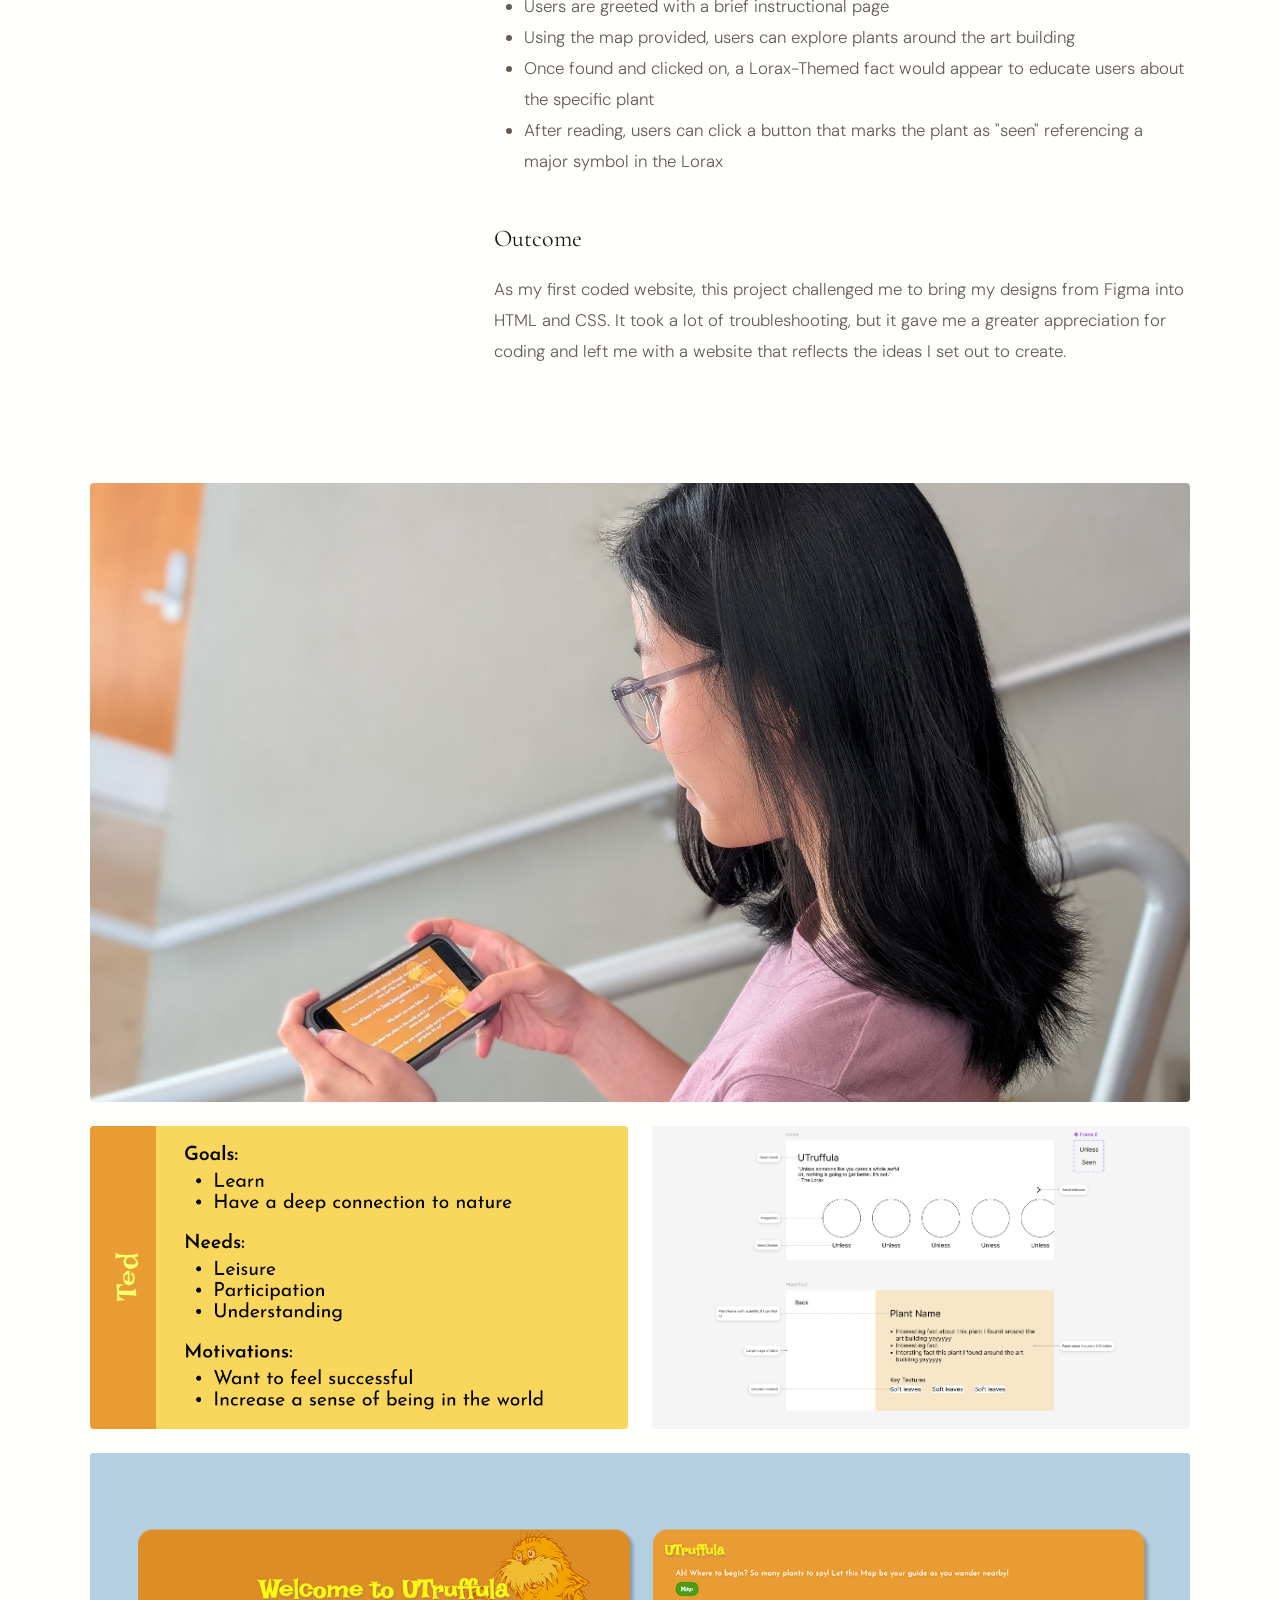
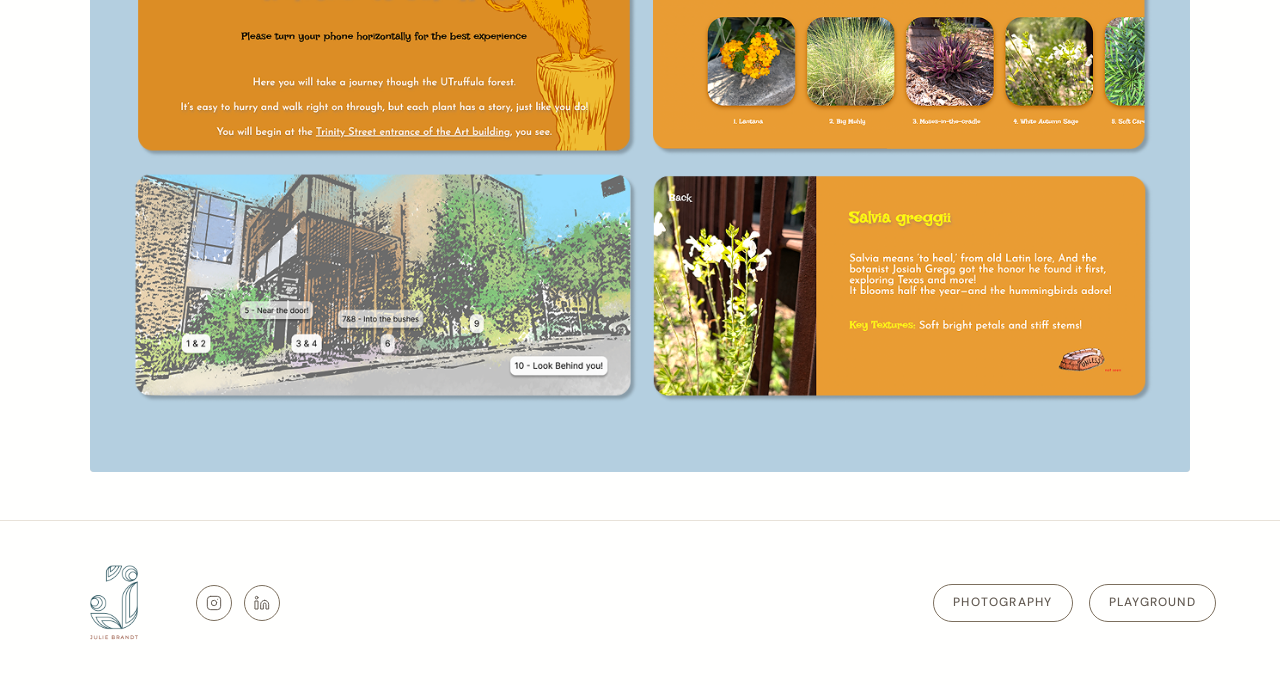
<file: pages/projects/utruffula.html>
<!doctype html>
<html lang="en">
  <head>
    <meta charset="UTF-8" />
    <meta name="viewport" content="width=device-width, initial-scale=1.0" />
    <title>Utruffula — Julie Brandt</title>
    <link rel="icon" type="image/png" href="../../assets/logos/favicon.png" />
    <link rel="preconnect" href="https://fonts.googleapis.com" />
    <link rel="preconnect" href="https://fonts.gstatic.com" crossorigin />
    <link
      href="https://fonts.googleapis.com/css2?family=Cormorant+Garamond:ital,wght@0,300;0,400;0,500;0,600;1,300;1,400&family=DM+Sans:wght@300;400;500&display=swap"
      rel="stylesheet"
    />
    <link rel="stylesheet" href="../../css/base.css" />
    <link rel="stylesheet" href="../../css/navigation.css" />
    <link rel="stylesheet" href="../../css/footer.css" />
    <link rel="stylesheet" href="../../css/projects.css" />
  </head>
  <body>
    <nav id="nav">
      <a href="../../index.html" class="nav-brand">
        <div class="nav-logo-mark">
          <img
            src="../../assets/logos/Logo-NoName.png"
            alt="Geometric J Logo Design"
          />
        </div>
        <span class="nav-logo">Julie Brandt</span>
      </a>
      <div class="nav-links">
        <a href="../../index.html" id="nav-works" class="active-link">Works</a>
        <a href="../about.html" id="nav-about">About</a>
      </div>
    </nav>

    <div class="project-intro">
    <div class="project-hero">
      <a href="../playground.html" class="back-btn">
        <svg width="16" height="16" viewBox="0 0 16 16" fill="none">
          <path
            d="M10 3L5 8l5 5"
            stroke="currentColor"
            stroke-width="1.5"
            stroke-linecap="round"
            stroke-linejoin="round"
          />
        </svg>
        Playground
      </a>

      <img src="../../assets/project-images/utruffula/Utruffula (2).png" alt="" />
    </div>
    <aside class="project-overview">
      <div class="overview-fields">
        <div class="overview-item">
          <p class="overview-item-key">Year</p>
          <p class="overview-item-val">Fall 2025</p>
        </div>
        <div class="overview-item">
          <p class="overview-item-key">Type</p>
          <p class="overview-item-val">UI/UX</p>
        </div>
        <div class="overview-item">
          <p class="overview-item-key">Tools</p>
          <p class="overview-item-val">HTML & CSS, Figma</p>
        </div>
      </div>
      <p class="overview-desc">
        Lorax-Themed guided plant walk interface exploring the gamification of
        learning facts about plants.
      </p>
    </aside>
    </div>
    <div class="project-content">
      <nav class="project-toc" aria-label="Table of contents">
        <p class="toc-label">Contents</p>
        <button class="toc-link" onclick="scrollToSection('pe-title')">
          Utruffula
        </button>
        <button class="toc-link" onclick="scrollToSection('pe-task')">
          Task
        </button>
        <button class="toc-link" onclick="scrollToSection('pe-flow')">
          User flow
        </button>
        <button class="toc-link" onclick="scrollToSection('pe-outcome')">
          Outcome
        </button>
      </nav>
      <div class="project-main-content">
        <h1 class="project-title" id="pe-title">
          Utruffula <em>Experience</em>
        </h1>
        <div class="project-body">
          <p>
            Utruffula is an interface for mobile and web that creates a unique
            perception of plants aiming to deepen people’s connections to
            nature. Using a Lorax theme of caring for plants, the interface
            guides the user to different plants near the UT Art building. Each
            plant has a fact told in Lorax dialect to shape the headspace of the
            user.
          </p>
          <p>
            You can visit the site
            <a
              class="lorax"
              href="https://juliefujun.github.io/utruffula"
              target="_blank"
              >here</a
            >
          </p>
          <h3 id="pe-task">Automation of a guided plant walk</h3>
          <p>
            For this project, I was tasked with creating an interface and
            experience that "cultivates a love of plants” near the UT Art
            Building. The class participated in plant walk guided by our
            professor. I thought about the joys of seeing an interesting,
            colorful plant which inspired the Lorax Theme. Moreover, the Lorax
            has a great care for his plants and environment aiding in the
            narrative of my design.​​​​​​​
          </p>
          <p>
            My guiding question was how might I create a unique perception for
            my persona so that their newfound knowledge and interactions exceeds
            circumstance, deepening their connection to nature?
          </p>
          <h3 id="pe-flow">User Flow</h3>
          <p>
            Since I wanted to create an engaging experience for people to enjoy
            and learn, I created an interface that acted as a guided scavenger
            hunt.
          </p>
          <ul class="custom-indent">
            <li>Users are greeted with a brief instructional page</li>
            <li>
              Using the map provided, users can explore plants around the art
              building
            </li>
            <li>
              Once found and clicked on, a Lorax-Themed fact would appear to
              educate users about the specific plant
            </li>
            <li>
              After reading, users can click a button that marks the plant as
              "seen" referencing a major symbol in the Lorax
            </li>
          </ul>
          <h3 id="pe-outcome">Outcome</h3>
          <p>
            As my first coded website, this project challenged me to bring my
            designs from Figma into HTML and CSS. It took a lot of
            troubleshooting, but it gave me a greater appreciation for coding
            and left me with a website that reflects the ideas I set out to
            create.
          </p>
        </div>
      </div>
    </div>
    <div class="project-images">
      <div class="img-row">
        <div class="img-block landscape">
          <img
            src="../../assets/project-images/utruffula/user testin.jpg"
            alt=""
          />
        </div>
        <div class="img-row cols-2 fit">
        <div class="img-block landscape">
          <img
            src="../../assets/project-images/utruffula/Persona.png"
            alt=""
          />
        </div>
        <div? class="img-block landscape">
          <img
            src="../../assets/project-images/utruffula/figma.png"
            alt=""
          />
      </div>
      </div>
        <div class="img-row">
        <div class="img-block landscape">
          <img
            src="../../assets/project-images/utruffula/screens.png"
            alt=""
          />
        </div>
    </div>
    </div>
    </div>
  

    <footer>
      <div class="footer-left">
        <div class="footer-logo-wrap">
          <img
            src="../../assets/logos/Logo.png"
            alt="Geometric J Logo with Julie Brandt"
          />
        </div>
        <div class="footer-socials">
          <a
            href="https://www.instagram.com/juliebrandt.design/"
            target="_blank"
            rel="noopener"
            class="footer-social-link"
            aria-label="Instagram"
          >
            <svg
              viewBox="0 0 24 24"
              fill="none"
              stroke="currentColor"
              stroke-width="1.5"
              stroke-linecap="round"
              stroke-linejoin="round"
            >
              <rect x="2" y="2" width="20" height="20" rx="5" ry="5" />
              <path d="M16 11.37A4 4 0 1 1 12.63 8 4 4 0 0 1 16 11.37z" />
              <line x1="17.5" y1="6.5" x2="17.51" y2="6.5" />
            </svg>
          </a>
          <a
            href="https://www.linkedin.com/in/julie-brandt-92625432b/"
            target="_blank"
            rel="noopener"
            class="footer-social-link"
            aria-label="LinkedIn"
          >
            <svg
              viewBox="0 0 24 24"
              fill="none"
              stroke="currentColor"
              stroke-width="1.5"
              stroke-linecap="round"
              stroke-linejoin="round"
            >
              <path
                d="M16 8a6 6 0 0 1 6 6v7h-4v-7a2 2 0 0 0-2-2 2 2 0 0 0-2 2v7h-4v-7a6 6 0 0 1 6-6z"
              />
              <rect x="2" y="9" width="4" height="12" />
              <circle cx="4" cy="4" r="2" />
            </svg>
          </a>
        </div>
      </div>
      <div class="footer-fun">
        <a href="../photography.html" class="btn-ghost">Photography</a>
        <a href="../playground.html" class="btn-ghost">Playground</a>
      </div>
    </footer>

    <script src="../../js/main.js" defer></script>
    <script src="../../js/navigation.js" defer></script>
    <script src="../../js/project-navigation.js" defer></script>
  </body>
</html>
</file>
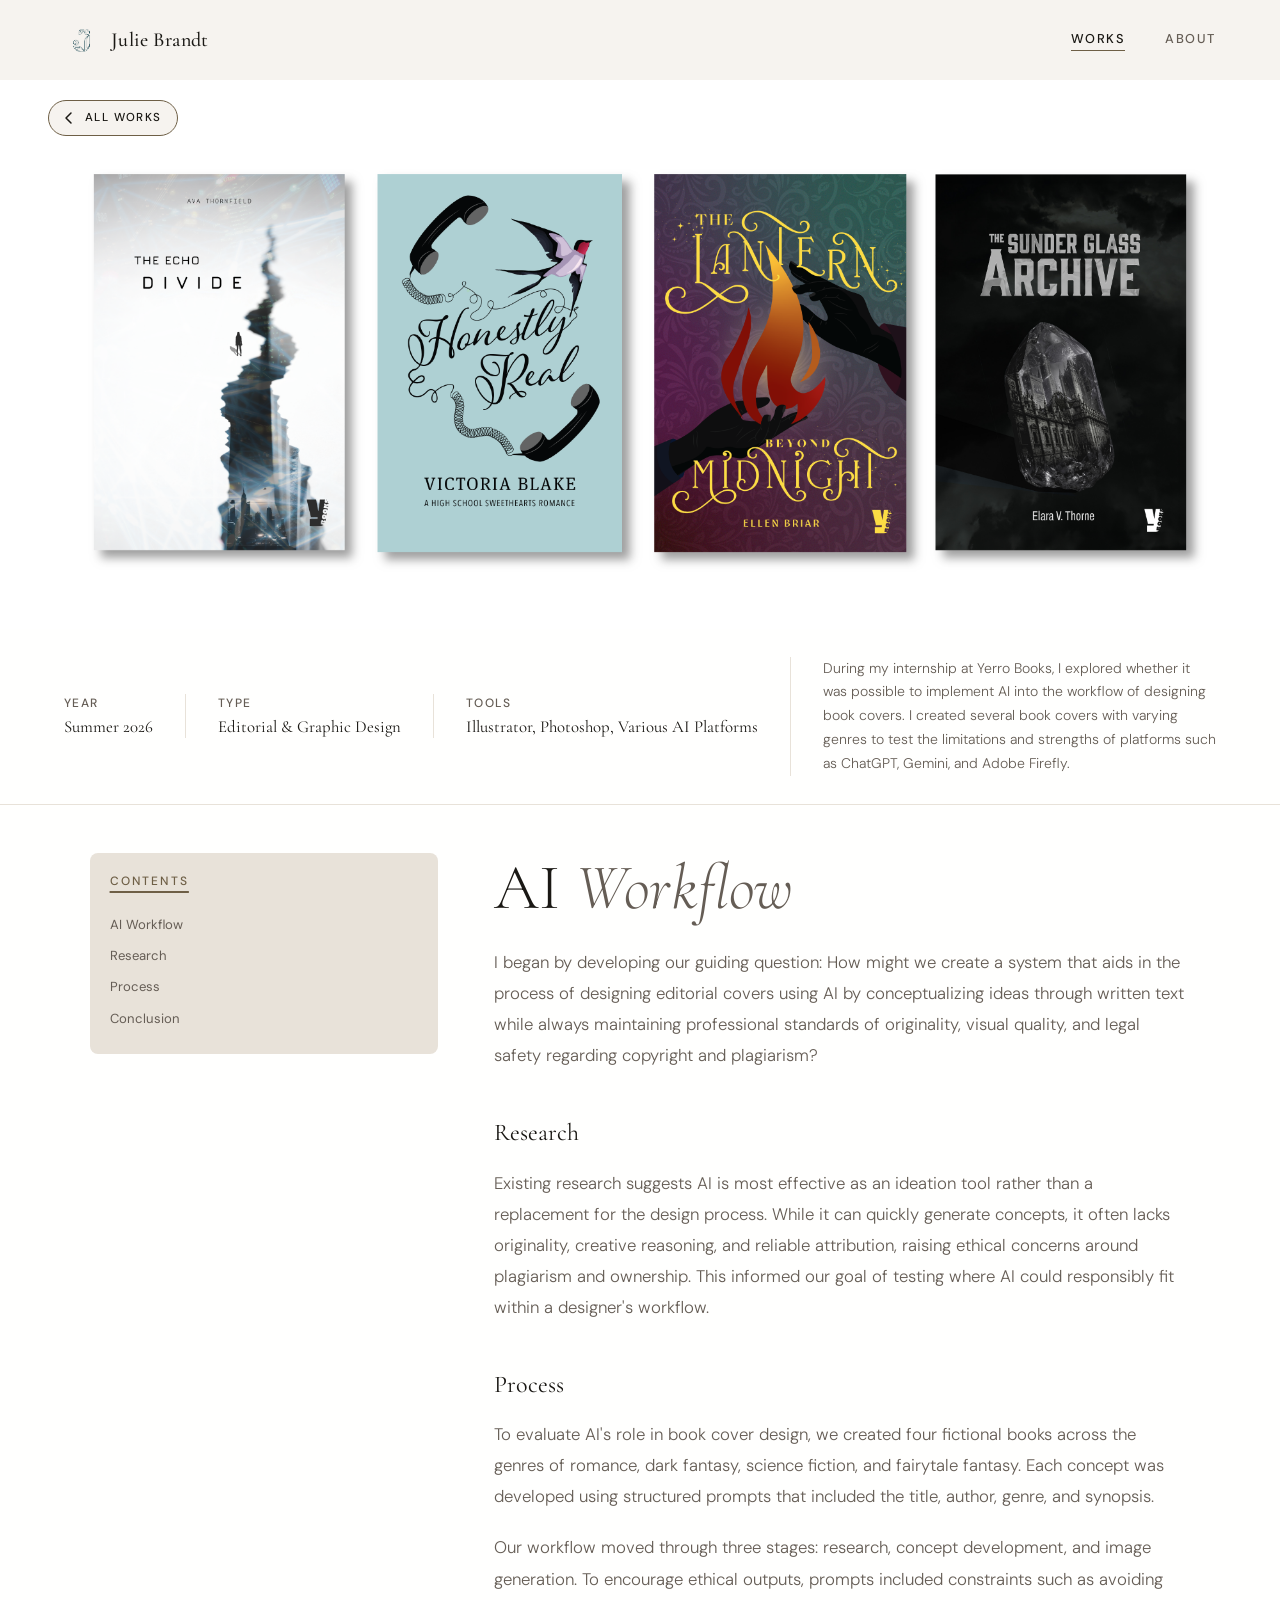
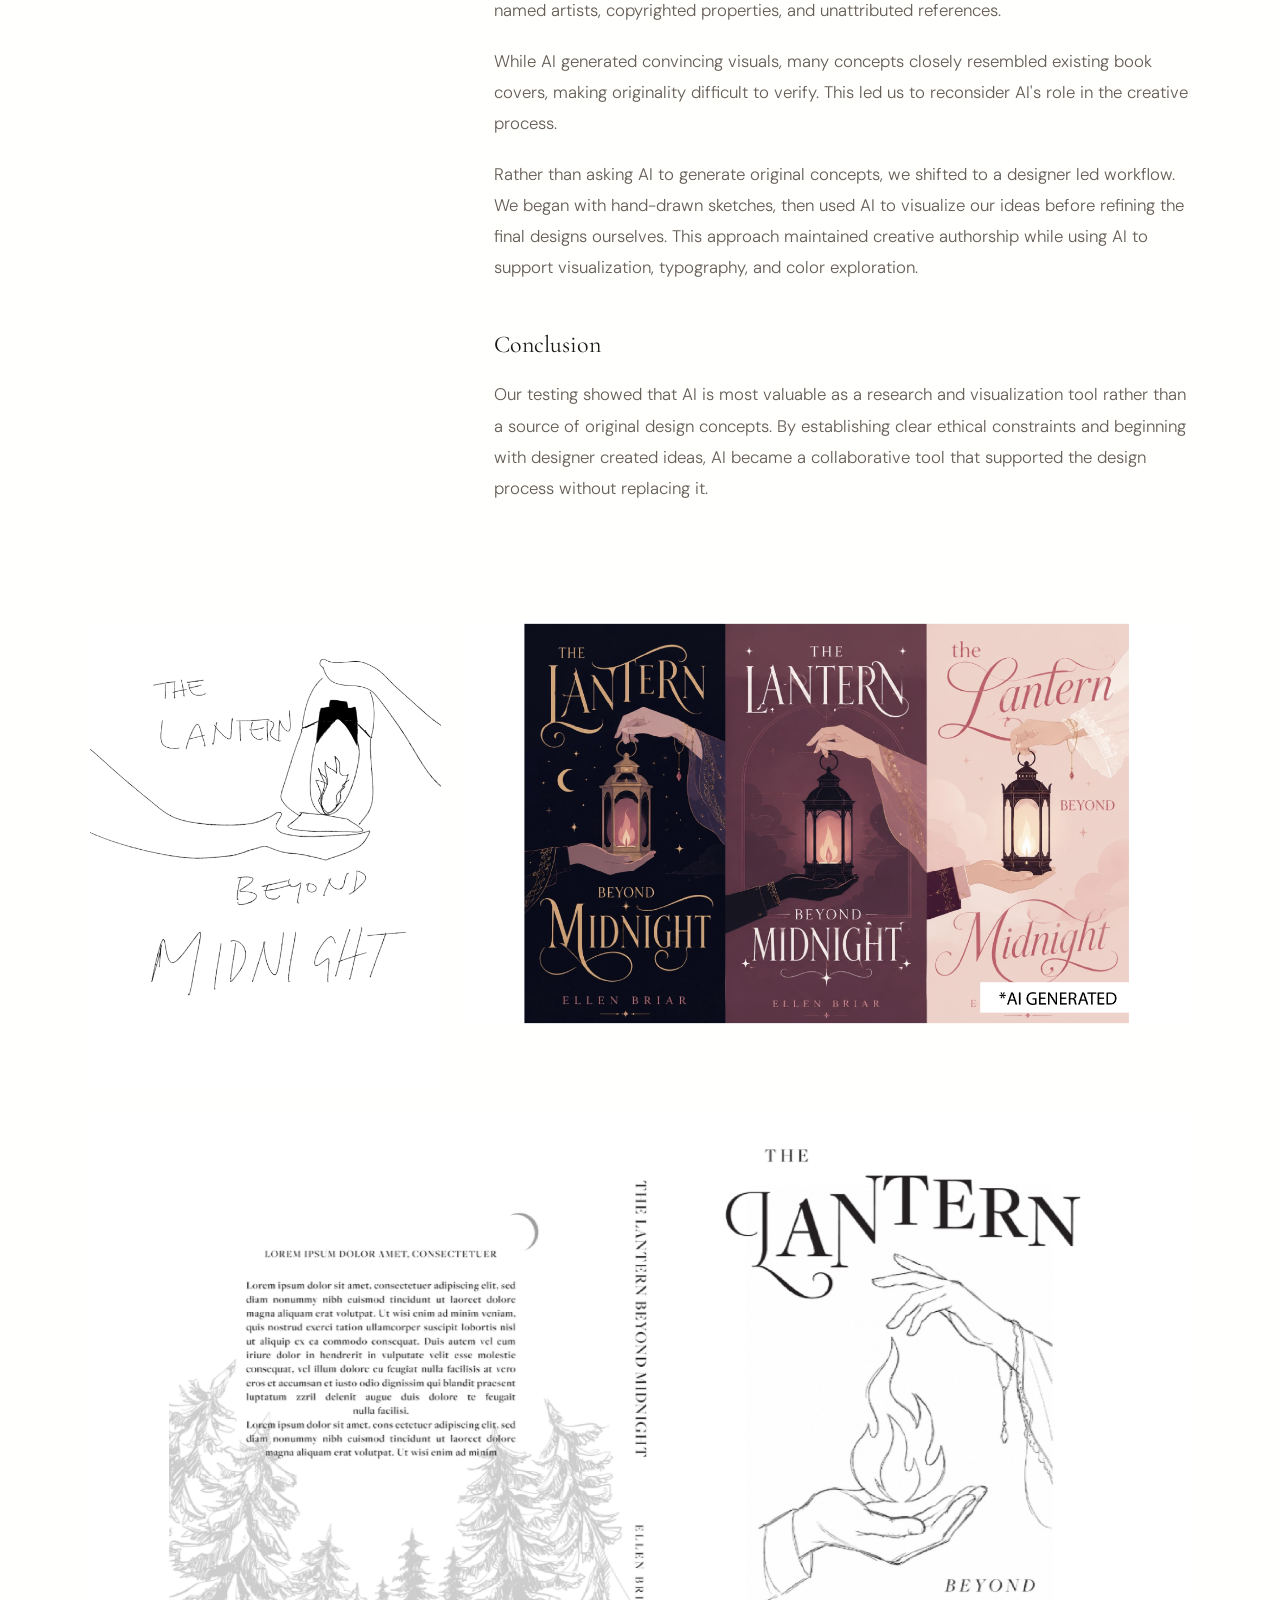
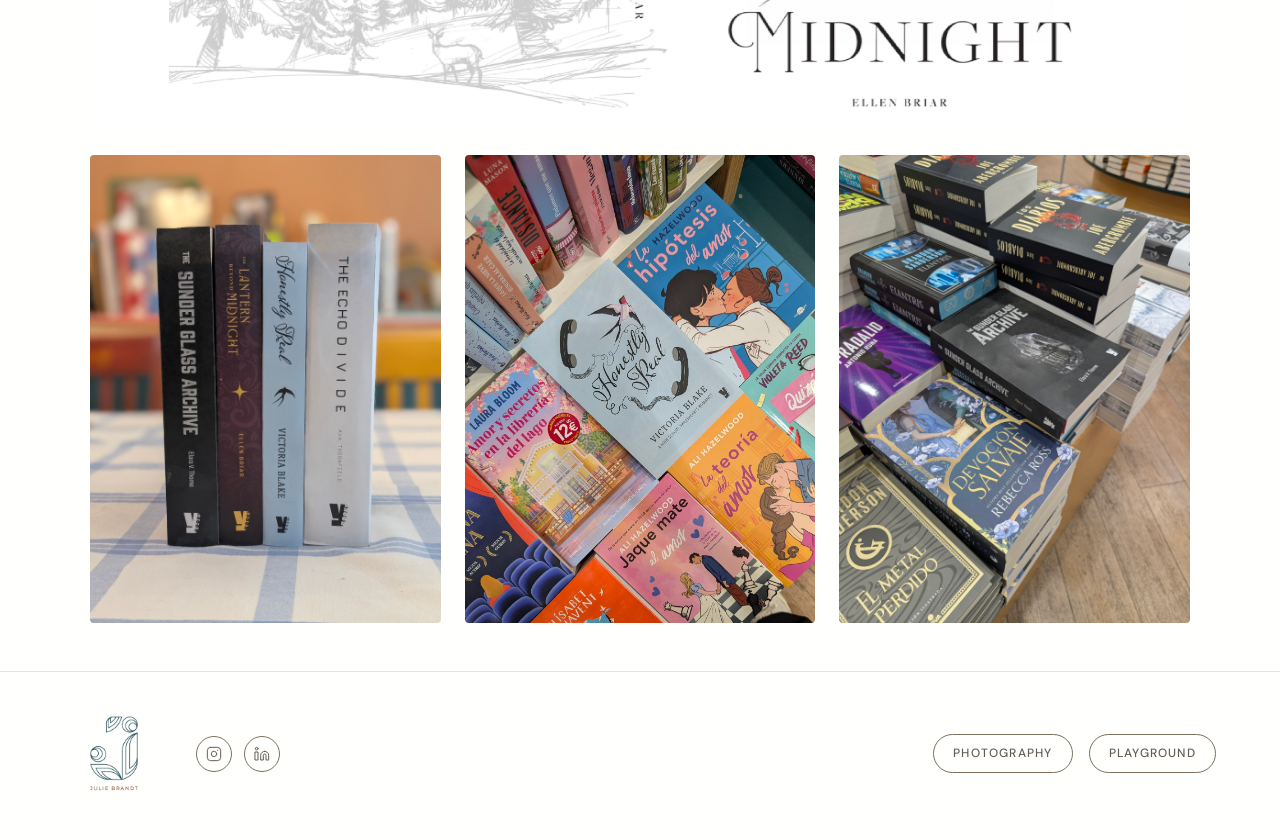
<file: pages/projects/yerro-books.html>
<!doctype html>
<html lang="en">
  <head>
    <meta charset="UTF-8" />
    <meta name="viewport" content="width=device-width, initial-scale=1.0" />
    <title>Yerro Books — Julie Brandt</title>
    <link rel="icon" type="image/png" href="../../assets/logos/favicon.png" />
    <link rel="preconnect" href="https://fonts.googleapis.com" />
    <link rel="preconnect" href="https://fonts.gstatic.com" crossorigin />
    <link
      href="https://fonts.googleapis.com/css2?family=Cormorant+Garamond:ital,wght@0,300;0,400;0,500;0,600;1,300;1,400&family=DM+Sans:wght@300;400;500&display=swap"
      rel="stylesheet"
    />
    <link rel="stylesheet" href="../../css/base.css" />
    <link rel="stylesheet" href="../../css/navigation.css" />
    <link rel="stylesheet" href="../../css/footer.css" />
    <link rel="stylesheet" href="../../css/projects.css" />
  </head>
  <body>
    <nav id="nav">
      <a href="../../index.html" class="nav-brand">
        <div class="nav-logo-mark">
          <img
            src="../../assets/logos/Logo-NoName.png"
            alt="Geometric J Logo Design"
          />
        </div>
        <span class="nav-logo">Julie Brandt</span>
      </a>
      <div class="nav-links">
        <a href="../../index.html" id="nav-works" class="active-link">Works</a>
        <a href="../about.html" id="nav-about">About</a>
      </div>
    </nav>

    
    <div class="project-intro">
    <div class="project-hero">
      <a href="../../index.html" class="back-btn">
        <svg width="16" height="16" viewBox="0 0 16 16" fill="none">
          <path
            d="M10 3L5 8l5 5"
            stroke="currentColor"
            stroke-width="1.5"
            stroke-linecap="round"
            stroke-linejoin="round"
          />
        </svg>
        All works
      </a>

      <img
        src="../../assets/project-images/yerro-books/yerroBooksCoverLarge.png"
        alt="Soluna Rebrand hero"
      />
    </div>
    <aside class="project-overview">
      <div class="overview-fields">
        <div class="overview-item">
          <p class="overview-item-key">Year</p>
          <p class="overview-item-val">Summer 2026</p>
        </div>
        <div class="overview-item">
          <p class="overview-item-key">Type</p>
          <p class="overview-item-val">Editorial & Graphic Design</p>
        </div>
        <div class="overview-item">
          <p class="overview-item-key">Tools</p>
          <p class="overview-item-val">
            Illustrator, Photoshop, Various AI Platforms
          </p>
        </div>
      </div>
      <p class="overview-desc">
        During my internship at Yerro Books, I explored whether it was possible
        to implement AI into the workflow of designing book covers. I created
        several book covers with varying genres to test the limitations and
        strengths of platforms such as ChatGPT, Gemini, and Adobe Firefly.
      </p>
    </aside>
    </div>
    <div class="project-content">
      <nav class="project-toc" aria-label="Table of contents">
        <p class="toc-label">Contents</p>
        <button class="toc-link" onclick="scrollToSection('pa-title')">
          AI Workflow
        </button>
        <button class="toc-link" onclick="scrollToSection('pa-research')">
          Research
        </button>
        <button class="toc-link" onclick="scrollToSection('pa-process')">
          Process
        </button>
        <button class="toc-link" onclick="scrollToSection('pa-outcome')">
          Conclusion
        </button>
      </nav>
      <div class="project-main-content">
        <h1 class="project-title" id="pa-title">AI <em>Workflow</em></h1>
        <div class="project-body">
          <p>
            I began by developing our guiding question: How might we create a
            system that aids in the process of designing editorial covers using
            AI by conceptualizing ideas through written text while always
            maintaining professional standards of originality, visual quality,
            and legal safety regarding copyright and plagiarism?
          </p>
          <h3 id="pa-research">Research</h3>
          <p>
            Existing research suggests AI is most effective as an ideation tool
            rather than a replacement for the design process. While it can
            quickly generate concepts, it often lacks originality, creative
            reasoning, and reliable attribution, raising ethical concerns around
            plagiarism and ownership. This informed our goal of testing where AI
            could responsibly fit within a designer's workflow.
          </p>
          <h3 id="pa-process">Process</h3>
          <p>
            To evaluate AI's role in book cover design, we created four
            fictional books across the genres of romance, dark fantasy, science
            fiction, and fairytale fantasy. Each concept was developed using
            structured prompts that included the title, author, genre, and
            synopsis.
          </p>
          <p>
            Our workflow moved through three stages: research, concept
            development, and image generation. To encourage ethical outputs,
            prompts included constraints such as avoiding named artists,
            copyrighted properties, and unattributed references.
          </p>
          <p>
            While AI generated convincing visuals, many concepts closely
            resembled existing book covers, making originality difficult to
            verify. This led us to reconsider AI's role in the creative process.
          </p>
          <p>
            Rather than asking AI to generate original concepts, we shifted to a
            designer led workflow. We began with hand-drawn sketches, then used
            AI to visualize our ideas before refining the final designs
            ourselves. This approach maintained creative authorship while using
            AI to support visualization, typography, and color exploration.
          </p>
          <h3 id="pa-outcome">Conclusion</h3>
          <p>
            Our testing showed that AI is most valuable as a research and
            visualization tool rather than a source of original design concepts.
            By establishing clear ethical constraints and beginning with
            designer created ideas, AI became a collaborative tool that
            supported the design process without replacing it.
          </p>
        </div>
      </div>
    </div>
    <div class="project-images">
      <div class="img-row cols-3">
        <div class="img-block portrait">
          <img
            src="../../assets/project-images/yerro-books/initalsketch.png"
            alt=""
          />
        </div>
        <div class="img-block landscape span-two-columns">
          <img src="../../assets/project-images/yerro-books/aigen.png" alt="" />
        </div>
      </div>
      <div class="img-row cols-1">
        <div class="img-block landscape auto">
          <img src="../../assets/project-images/yerro-books/sketch.png" alt="" />
        </div>
      </div>
      <div class="img-row cols-3">
        <div class="img-block portrait">
          <img
            src="../../assets/project-images/yerro-books/PXL_20260713_140337106.PORTRAIT.jpg"
            alt=""
          />
        </div>
        <div class="img-block portrait">
          <img
            src="../../assets/project-images/yerro-books/PXL_20260701_123458369.jpg"
            alt=""
          />
        </div>
        <div class="img-block portrait">
          <img
            src="../../assets/project-images/yerro-books/PXL_20260701_122735652.jpg"
            alt=""
          />
        </div>
      </div>
    </div>

    <footer>
      <div class="footer-left">
        <div class="footer-logo-wrap">
          <img
            src="../../assets/logos/Logo.png"
            alt="Geometric J Logo with Julie Brandt"
          />
        </div>
        <div class="footer-socials">
          <a
            href="https://www.instagram.com/juliebrandt.design/"
            target="_blank"
            rel="noopener"
            class="footer-social-link"
            aria-label="Instagram"
          >
            <svg
              viewBox="0 0 24 24"
              fill="none"
              stroke="currentColor"
              stroke-width="1.5"
              stroke-linecap="round"
              stroke-linejoin="round"
            >
              <rect x="2" y="2" width="20" height="20" rx="5" ry="5" />
              <path d="M16 11.37A4 4 0 1 1 12.63 8 4 4 0 0 1 16 11.37z" />
              <line x1="17.5" y1="6.5" x2="17.51" y2="6.5" />
            </svg>
          </a>
          <a
            href="https://www.linkedin.com/in/julie-brandt-92625432b/"
            target="_blank"
            rel="noopener"
            class="footer-social-link"
            aria-label="LinkedIn"
          >
            <svg
              viewBox="0 0 24 24"
              fill="none"
              stroke="currentColor"
              stroke-width="1.5"
              stroke-linecap="round"
              stroke-linejoin="round"
            >
              <path
                d="M16 8a6 6 0 0 1 6 6v7h-4v-7a2 2 0 0 0-2-2 2 2 0 0 0-2 2v7h-4v-7a6 6 0 0 1 6-6z"
              />
              <rect x="2" y="9" width="4" height="12" />
              <circle cx="4" cy="4" r="2" />
            </svg>
          </a>
        </div>
      </div>
      <div class="footer-fun">
        <a href="../photography.html" class="btn-ghost">Photography</a>
        <a href="../playground.html" class="btn-ghost">Playground</a>
      </div>
    </footer>

    <script src="../../js/main.js" defer></script>
    <script src="../../js/navigation.js" defer></script>
    <script src="../../js/project-navigation.js" defer></script>
  </body>
</html>
</file>
<file: css/base.css>
/* ─── Base: tokens, reset, responsive ─── */

/* ─── Tokens ─────────────────────────────────────────────── */
      :root {
        --bg: #fffffe;
        --bg-darker: #fef9f5;
        --ink: #1a1814;
        /* Text colors meet 4.5:1 on the light surfaces below. */
        --ink-light: #655d55;
        --accent: #6e5f46;
        --surface-hover: #d3cdc3;
        --border: #7c6f5e;
        --ink-hover: #383128;
        --image-scrim: rgba(26, 24, 20, 0.68);
        --sand: var(--accent);
        --toc-label: var(--accent);
        --toc-hover: var(--surface-hover);
        --stone-light: #f6f3ef;
        --stone: #e8e2d9;
        --stone-mid: var(--border);
        --white: #ffffff;
        --serif: "Cormorant Garamond", Georgia, serif;
        --sans: "Avenir", "DM Sans", system-ui, sans-serif;
        --ease: cubic-bezier(0.25, 0.46, 0.45, 0.94);
        --r: 4px;
      }

      /* ─── Reset ──────────────────────────────────────────────── */
      *,
      *::before,
      *::after {
        box-sizing: border-box;
        margin: 0;
        padding: 0;
      }
      html {
        scroll-behavior: smooth;
      }
      body {
        background: var(--bg);
        color: var(--ink);
        font-family: var(--sans);
        font-weight: 300;
        font-size: 16px;
        line-height: 1.6;
        -webkit-font-smoothing: antialiased;
      }
      img {
        display: block;
        width: 100%;
        height: 100%;
        object-fit: cover;
      }
      a {
        color: inherit;
        text-decoration: none;
      }
      button {
        font-family: var(--sans);
        cursor: pointer;
        border: none;
        background: none;
      }

/* Shared keyboard focus: dark ring on light surfaces, light halo over images. */
:where(a, button, video, input, select, textarea):focus-visible {
  outline: 2px solid var(--accent);
  outline-offset: 4px;
  box-shadow: 0 0 0 4px var(--bg);
}

/* ─── Page layout (multi-page) ─── */
body {
  min-height: 100vh;
  display: flex;
  flex-direction: column;
}
main {
  flex: 1;
}

/* ─── Responsive ─────────────────────────────────────────── */
      @media (max-width: 900px) {
        .project-overview {
          flex-direction: column;
          align-items: flex-start;
          gap: 1.25rem;
        }
        .overview-fields {
          flex-direction: column;
          gap: 1rem;
          align-items: flex-start;
        }
        .overview-item {
          border-right: none;
          border-bottom: none;
          padding-right: 0;
          margin-right: 0;
          padding-bottom: 0;
          margin-bottom: 0;
        }
        .overview-item:last-of-type {
          border-bottom: none;
          padding-bottom: 0;
        }
        .overview-desc {
          border-left: none;
          border-top: 1px solid var(--stone);
          padding-left: 0;
          margin-left: 0;
          padding-top: 1.25rem;
          max-width: 100%;
          flex: none;
        }

        .project-content {
          grid-template-columns: 1fr;
          padding: 2.5rem 1.75rem 3rem;
          gap: 2.5rem;
        }
        .project-toc {
          position: static;
          align-self: flex-start;
        }

        .about-content {
          grid-template-columns: 1fr;
        }
        .about-image-wrap {
          position: static;
          aspect-ratio: 4/3;
          max-width: 440px;
        }
      }

      @media (max-width: 600px) {
        .img-row.cols-2,
        .img-row.cols-3 {
          grid-template-columns: 1fr;
        }
        .masonry-grid {
          columns: 2;
        }
        footer {
          flex-direction: column;
          align-items: flex-start;
        }
        .project-images {
          padding: 0 1.25rem 2rem;
        }
        .project-hero {
          aspect-ratio: 4/3;
        }
        .overview-fields {
          flex-direction: column;
        }
        .project-overview {
          padding: 1.25rem;
        }
      }

      /* About contact */
      .about-contact {
        margin-top: 1.75rem;
        padding-top: 1.75rem;
        border-top: 1px solid var(--stone);
      }
      .about-contact-label {
        font-size: 0.65rem;
        letter-spacing: 0.18em;
        text-transform: uppercase;
        color: var(--sand);
        font-weight: 500;
        margin-bottom: 0.75rem;
      }
      .about-email-link {
        display: inline-flex;
        align-items: center;
        gap: 0.6rem;
        font-size: 0.95rem;
        color: var(--ink);
        font-weight: 400;
        text-decoration: none;
        transition: color 0.2s;
      }
      .about-email-link:hover {
        color: var(--ink);
      }
      .about-email-text {
        border-bottom: 1px solid var(--accent);
        padding-bottom: 2px;
        transition: border-color 0.2s;
      }
      .about-email-link:hover .about-email-text {
        border-color: var(--sand);
      }
      .about-email-icon {
        display: flex;
        align-items: center;
        justify-content: center;
        width: 32px;
        height: 32px;
        background: var(--stone);
        border-radius: 50%;
        flex-shrink: 0;
        color: var(--ink-light);
        transition: background 0.2s;
      }
      .about-email-link:hover .about-email-icon {
        background: var(--surface-hover);
      }

      @media (prefers-reduced-motion: reduce) {
        *,
        *::before,
        *::after {
          transition: none !important;
          animation: none !important;
        }
      }
</file>
<file: css/navigation.css>
/* ─── Navigation ─── */

/* ─── Nav ────────────────────────────────────────────────── */
      nav {
        position: sticky;
        top: 0;
        z-index: 200;
        background: var(--stone-light);
        display: flex;
        align-items: center;
        justify-content: space-between;
        padding: 0 clamp(1.5rem, 5vw, 4rem);
        height: 80px;
      }
      .nav-brand {
        display: flex;
        align-items: center;
        gap: 0.75rem;
        cursor: pointer;
      }
      .nav-logo-mark {
        width: 35px;
        height: 35px;
        border-radius: 6px;
        /* background: var(--stone); */
        /* border: 1.5px dashed var(--stone-mid); */
        display: flex;
        align-items: center;
        justify-content: center;
        overflow: hidden;
        flex-shrink: 0;
      }
      .nav-logo-mark img {
        width: 100%;
        height: 100%;
        object-fit: contain;
      }
      .nav-logo-mark .logo-placeholder-text {
        font-size: 0.55rem;
        letter-spacing: 0.06em;
        text-transform: uppercase;
        color: var(--accent);
        font-family: var(--sans);
        font-weight: 500;
        text-align: center;
        line-height: 1.2;
      }
      .nav-logo {
        font-family: var(--serif);
        font-size: 1.25rem;
        font-weight: 500;
        letter-spacing: 0.02em;
      }
      .nav-links {
        display: flex;
        gap: 2.5rem;
        align-items: center;
      }
      .nav-links a {
        font-size: 0.8rem;
        letter-spacing: 0.12em;
        text-transform: uppercase;
        font-weight: 500;
        color: var(--ink-light);
        position: relative;
        padding-bottom: 2px;
        transition: color 0.2s var(--ease);
      }
      .nav-links a::after {
        content: "";
        position: absolute;
        bottom: 0;
        left: 0;
        width: 0;
        height: 1px;
        background: var(--sand);
        transition: width 0.3s var(--ease);
      }
      .nav-links a:hover,
      .nav-links a.active-link {
        color: var(--ink);
      }
      .nav-links a:hover::after,
      .nav-links a.active-link::after {
        width: 100%;
      }

@media (max-width: 600px) {
  #nav {
    padding: 0 1rem;
    gap: 1rem;
  }
  .nav-brand {
    gap: 0.5rem;
  }
  .nav-logo-mark {
    width: 28px;
    height: 28px;
  }
  .nav-logo {
    font-size: 1.1rem;
  }
  .nav-links {
    gap: 1rem;
  }
}
</file>
<file: css/footer.css>
/* ─── Footer ─── */

/* ─── Footer ─────────────────────────────────────────────── */
      footer {
        border-top: 1px solid var(--stone);
        padding: 2rem clamp(1.5rem, 5vw, 4rem);
        display: flex;
        align-items: center;
        justify-content: space-between;
        flex-wrap: wrap;
        gap: 1.5rem;
        margin-top: auto;
      }
      .footer-left {
        display: flex;
        align-items: center;
        gap: 2rem;
      }
      .footer-logo-wrap {
        width: 100px;
        height: 100px;
        border-radius: 8px;
        /* background: var(--stone);
        border: 1.5px dashed var(--stone-mid); */
        display: flex;
        align-items: center;
        justify-content: center;
        overflow: hidden;
        flex-shrink: 0;
      }
      .footer-logo-wrap img {
        width: 100%;
        height: 100%;
        object-fit: contain;
      }
      .footer-logo-wrap .logo-placeholder-text {
        font-size: 0.6rem;
        letter-spacing: 0.06em;
        text-transform: uppercase;
        color: var(--accent);
        font-family: var(--sans);
        font-weight: 500;
        text-align: center;
        line-height: 1.3;
      }
      .footer-socials {
        display: flex;
        gap: 0.75rem;
        align-items: center;
      }
      .footer-social-link {
        display: flex;
        align-items: center;
        justify-content: center;
        width: 36px;
        height: 36px;
        border-radius: 50%;
        border: 1px solid var(--border);
        color: var(--ink-light);
        transition: all 0.25s var(--ease);
      }
      .footer-social-link:hover {
        border-color: var(--sand);
        color: var(--ink);
        background: var(--stone);
      }
      .footer-social-link svg {
        width: 16px;
        height: 16px;
      }
      .footer-fun {
        display: flex;
        gap: 1rem;
        flex-wrap: wrap;
      }
      .btn-ghost {
        font-size: 0.75rem;
        letter-spacing: 0.1em;
        text-transform: uppercase;
        font-weight: 500;
        border: 1px solid var(--border);
        padding: 0.55rem 1.2rem;
        border-radius: 99px;
        color: var(--ink-light);
        transition: all 0.25s var(--ease);
        background: transparent;
      }
      .btn-ghost:hover {
        border-color: var(--sand);
        color: var(--ink);
        background: var(--stone);
      }
</file>
<file: css/about.css>
/* ─── About page ─── */

.about-content {
        padding: clamp(4rem, 8vw, 7rem) clamp(1.5rem, 5vw, 4rem) 4rem;
        display: grid;
        grid-template-columns: 1fr 1fr;
        gap: clamp(3rem, 6vw, 6rem);
        align-items: start;
      }
      .about-image-wrap {
        aspect-ratio: 3/4;
        background: var(--stone);
        border-radius: var(--r);
        overflow: hidden;
        position: sticky;
        top: 80px;
      }
      .about-text {
        min-width: 0;
      }
      .about-eyebrow {
        font-size: 0.72rem;
        letter-spacing: 0.18em;
        text-transform: uppercase;
        color: var(--sand);
        font-weight: 500;
        margin-bottom: 1rem;
      }
      .about-title {
        font-family: var(--serif);
        font-size: clamp(2.5rem, 5vw, 4.5rem);
        font-weight: 300;
        line-height: 1.05;
        margin-bottom: 2rem;
      }
      .about-title em {
        font-style: italic;
        color: var(--ink-light);
      }
      .about-body {
        font-size: 1rem;
        line-height: 1.85;
        color: var(--ink-light);
      }
      .about-body p {
        margin-bottom: 1.2rem;
      }
      .about-skills {
        margin-top: 2.5rem;
        display: flex;
        flex-wrap: wrap;
        gap: 0.5rem;
      }
      .skill-tag {
        font-size: 0.72rem;
        letter-spacing: 0.08em;
        border: 1px solid var(--border);
        padding: 0.4rem 0.9rem;
        border-radius: 99px;
        color: var(--ink-light);
        font-weight: 400;
      }

.about-resume {
        margin-top: 2rem;
      }
      .btn-resume {
        display: inline-flex;
        align-items: center;
        gap: 0.6rem;
        font-family: var(--sans);
        font-size: 0.78rem;
        letter-spacing: 0.1em;
        text-transform: uppercase;
        font-weight: 500;
        background: var(--ink);
        color: var(--bg);
        padding: 0.75rem 1.5rem;
        border-radius: 99px;
        border: none;
        cursor: pointer;
        text-decoration: none;
        transition:
          background 0.2s var(--ease),
          transform 0.2s var(--ease);
      }
      .btn-resume:hover {
        background: var(--ink-hover);
        transform: translateY(-1px);
      }
      .btn-resume svg {
        flex-shrink: 0;
      }

.about-contact {
        margin-top: 1.75rem;
        padding-top: 1.75rem;
        border-top: 1px solid var(--stone);
      }
      .about-contact-label {
        font-size: 0.65rem;
        letter-spacing: 0.18em;
        text-transform: uppercase;
        color: var(--sand);
        font-weight: 500;
        margin-bottom: 0.75rem;
      }
      .about-email-link {
        display: inline-flex;
        align-items: center;
        gap: 0.6rem;
        font-size: 0.95rem;
        color: var(--ink);
        font-weight: 400;
        text-decoration: none;
        transition: color 0.2s;
      }
      .about-email-link:hover {
        color: var(--ink);
      }
      .about-email-text {
        border-bottom: 1px solid var(--accent);
        padding-bottom: 2px;
        transition: border-color 0.2s;
      }
      .about-email-link:hover .about-email-text {
        border-color: var(--sand);
      }
      .about-email-icon {
        display: flex;
        align-items: center;
        justify-content: center;
        width: 32px;
        height: 32px;
        background: var(--stone);
        border-radius: 50%;
        flex-shrink: 0;
        color: var(--ink-light);
        transition: background 0.2s;
      }
      .about-email-link:hover .about-email-icon {
        background: var(--surface-hover);
      }
</file>
<file: css/galleries.css>
/* ─── Photography & Playground galleries ─── */

/* ═══════════════════════════════════════════════════════════
       FUN WORKS (Photography / Playground)
    ═══════════════════════════════════════════════════════════ */
      .fun-header {
        padding: clamp(3rem, 7vw, 5rem) clamp(1.5rem, 5vw, 4rem) 2rem;
      }
      .fun-title {
        font-family: var(--serif);
        font-size: clamp(2.2rem, 5vw, 4rem);
        font-weight: 300;
        line-height: 1.1;
      }
      .fun-title em {
        font-style: italic;
        color: var(--ink-light);
      }
      .fun-subtitle {
        font-size: 0.9rem;
        color: var(--ink-light);
        margin-top: 0.5rem;
      }

      .masonry-grid {
        padding: 1rem clamp(1.5rem, 5vw, 4rem) 4rem;
        columns: 3;
        column-gap: 1rem;
      }
      .masonry-item {
        break-inside: avoid;
        margin-bottom: 1rem;
        border-radius: var(--r);
        overflow: hidden;
        background: var(--stone);
      }
      .masonry-item img {
        display: block;
        width: 100%;
        height: auto;
        transition: transform 0.5s var(--ease);
      }
      .masonry-item:hover img {
        transform: scale(1.03);
      }
      /* portrait = tall, landscape = wide */
      .masonry-item.portrait img {
        aspect-ratio: 2/3;
      }
      .masonry-item.landscape img {
        aspect-ratio: 3/2;
      }
      .masonry-item.square img {
        aspect-ratio: 1/1;
      }

/* Playground: equal image tiles with captions revealed on hover or focus. */
.playground-grid {
  display: grid;
  grid-template-columns: repeat(3, minmax(0, 1fr));
  gap: 1.5rem;
  padding: 1rem clamp(1.5rem, 5vw, 4rem) 4rem;
}
.playground-card {
  display: block;
  position: relative;
  aspect-ratio: 4 / 3;
  overflow: hidden;
  border-radius: var(--r);
  background: var(--stone);
}
.playground-card img {
  transition: transform 0.5s var(--ease);
}
.playground-caption {
  position: absolute;
  inset: 0;
  display: flex;
  flex-direction: column;
  justify-content: flex-end;
  padding: clamp(1rem, 2vw, 1.5rem);
  color: var(--white);
  background: linear-gradient(180deg, var(--image-scrim), rgba(26, 24, 20, 0.92));
  opacity: 0;
  transition: opacity 0.3s var(--ease);
}
.playground-meta {
  font-size: 0.65rem;
  letter-spacing: 0.08em;
  text-transform: uppercase;
  margin-bottom: 0.35rem;
}
.playground-card-title {
  font-family: var(--serif);
  font-size: clamp(1.5rem, 2.5vw, 2rem);
  font-weight: 400;
  line-height: 1.15;
  margin-bottom: 0.5rem;
}
.playground-description {
  font-size: 0.85rem;
  line-height: 1.5;
  max-width: 40ch;
}
.playground-card:hover .playground-caption,
.playground-card:focus-visible .playground-caption {
  opacity: 1;
}
.playground-card:hover img,
.playground-card:focus-visible img {
  transform: scale(1.04);
}
.playground-card:focus-visible {
  outline: 2px solid var(--accent);
  outline-offset: 4px;
}
@media (max-width: 900px) {
  .playground-grid {
    grid-template-columns: repeat(2, minmax(0, 1fr));
  }
}
@media (max-width: 600px) {
  .playground-grid {
    grid-template-columns: minmax(0, 1fr);
    gap: 1rem;
  }
}
@media (hover: none), (pointer: coarse) {
  .playground-caption {
    opacity: 1;
  }
}
</file>
<file: css/projects.css>
/* ─── Project pages ─── */

/* ═══════════════════════════════════════════════════════════
       PROJECT PAGE
    ═══════════════════════════════════════════════════════════ */
      .project-page {
        padding: 0;
      }
      .project-intro {
        display: block;
      }
      .project-hero {
        width: 100%;
        aspect-ratio: 21/9;
        background: var(--stone);
        overflow: hidden;
        position: relative;
      }
      .project-hero img {
        object-position: center;
      }

      /* Overview strip — full width, just below hero */
      .project-overview {
        border-bottom: 1px solid var(--stone);
        padding: 1.75rem clamp(1.5rem, 5vw, 4rem);
        display: flex;
        flex-wrap: wrap;
        gap: 0;
        align-items: center;
      }
      .overview-label {
        font-size: 0.75rem;
        letter-spacing: 0.18em;
        text-transform: uppercase;
        color: var(--sand);
        font-weight: 500;
        width: 100%;
        margin-bottom: .5rem;
      }
      .overview-fields {
        display: flex;
        flex-wrap: nowrap;
        gap: 0;
        flex: 0 0 auto; /* don't grow — let desc take the rest */
      }
      .overview-item {
        padding-right: 2rem;
        border-right: 1px solid var(--stone);
        margin-right: 2rem;
      }
      .overview-item:last-of-type {
        border-right: none;
        margin-right: 0;
        padding-right: 0;
      }
      .overview-item-key {
        font-size: 0.75rem;
        letter-spacing: 0.12em;
        text-transform: uppercase;
        color: var(--ink-light);
        font-weight: 500;
        margin-bottom: 0.2rem;
        white-space: nowrap;
      }
      .overview-item-val {
        font-family: var(--serif);
        font-size: 1.05rem;
        font-weight: 400;
        line-height: 1.3;
        white-space: nowrap;
      }
      .overview-desc {
        font-size: 0.875rem;
        line-height: 1.7;
        color: var(--ink-light);
        border-left: 1px solid var(--stone);
        padding-left: 2rem;
        margin-left: 2rem;
        flex: 1; /* fills remaining space */
        min-width: 0;
      }

      .project-content {
        padding: 3rem clamp(2.5rem, 7vw, 6rem) 5rem;
        display: grid;
        grid-template-columns: 1fr 2fr;
        gap: 3.5rem;
        align-items: start;
      }

      /* TOC sidebar */
      .project-toc {
        position: sticky;
        top: 80px;
        background: var(--stone);
        border-radius: 8px;
        padding: 1.2rem 0 1.25rem;
        /* key: stretch children so the background fills full height of content */
        display: flex;
        flex-direction: column;
        align-items: stretch;
        /* width: fit-content; */
        max-width: 100%;
        height: fit-content;
        z-index: 0;
      }
      .toc-label {
        font-size: 0.75rem;
        letter-spacing: 0.18em;
        text-transform: uppercase;
        color: var(--toc-label);
        font-weight: 500;
        margin-bottom: 0.6rem;
        padding: 0 1.25rem 0.25rem;
        /* border-bottom: 1px solid var(--stone-mid); */
        white-space: nowrap;
        text-decoration: underline;
        text-decoration-color: var(--toc-label);
        text-decoration-thickness: 2px;
        text-underline-offset: 6px;
      }
      .toc-link {
        display: block;
        font-size: 0.82rem;
        color: var(--ink-light);
        padding: 0.45rem 1.25rem;
        border-radius: 0;
        cursor: pointer;
        transition:
          background 0.2s,
          color 0.2s;
        font-weight: 400;
        border: none;
        background: none;
        text-align: left;
        font-family: var(--sans);
        white-space: nowrap;
      }
      .toc-link:first-of-type {
        margin-top: 0.25rem;
      }
      .toc-link:hover,
      .toc-link:focus-visible,
      .toc-link.toc-active {
        background: var(--toc-hover);
        color: var(--ink);
      }

      /* Main content area */
      .project-main-content {
        min-width: 0;
      }
      .project-title {
        font-family: var(--serif);
        font-size: clamp(2.2rem, 5vw, 4rem);
        font-weight: 300;
        line-height: 1.1;
        margin-bottom: 1.5rem;
      }
      .project-title em {
        font-style: italic;
        color: var(--ink-light);
      }
      .project-body {
        font-size: 1.05rem;
        line-height: 1.85;
        color: var(--ink-light);
      }
      .project-body p {
        margin-bottom: 1.25rem;
      }
      .project-body h3 {
        font-family: var(--serif);
        font-size: 1.5rem;
        font-weight: 400;
        color: var(--ink);
        margin: 2.5rem 0 0.75rem;
        scroll-margin-top: 90px;
      }
      .project-body .custom-indent {
        padding-left: 30px; /* Adjust number to increase or decrease space */
        line-height: 1.85;
      }
      .project-body a {
        color: var(--accent);
        text-decoration: underline;
        text-underline-offset: 3px;
      }
      .project-body a:hover {
        color: var(--ink);
        text-decoration-thickness: 2px;
      }

      /* Project image blocks */
      .project-images {
        padding: 1rem clamp(2.5rem, 7vw, 6rem) 3rem;
        display: flex;
        flex-direction: column;
        gap: 1.5rem;
      }
      .img-row {
        display: grid;
        gap: 1.5rem;
      }
      .img-row.cols-1 {
        grid-template-columns: 1fr;
      }
      .img-row.cols-2 {
        grid-template-columns: 1fr 1fr;
      }
      .img-row.cols-3 {
        grid-template-columns: 1fr 1fr 1fr;
      }
     .img-row.cols-4 {
        grid-template-columns: 1fr 1fr 1fr 1fr;
      }

      .img-block {
        background: var(--stone);
        border-radius: var(--r);
        overflow: hidden;
      }
      .img-block.landscape {
        aspect-ratio: 16/9;
      }
      .project-video {
        display: block;
        width: 100%;
        height: 100%;
        object-fit: contain;
      }
       .img-block.landscape.span-two-columns  {
        grid-column: span 2;
      width: 100%; /* forces image to fill the layout */
      height: auto
      }
      .img-block.portrait {
        aspect-ratio: 3/4;
      }
      .img-block.square {
        aspect-ratio: 1/1;
      }
      .img-block.square.span {
        grid-column: span 3;
      width: 100%; /* forces image to fill the layout */
      height: auto
      }
      .img-caption {
        padding: 0.6rem 1rem;
        font-size: 0.78rem;
        color: var(--ink-light);
        background: var(--stone);
        font-style: italic;
      }

      /* Back button — floats over hero image */
      .back-btn {
        position: absolute;
        top: 1.25rem;
        left: clamp(1.25rem, 4vw, 3rem);
        z-index: 10;
        display: inline-flex;
        align-items: center;
        gap: 0.5rem;
        font-size: 0.72rem;
        letter-spacing: 0.12em;
        text-transform: uppercase;
        font-weight: 500;
        font-family: var(--sans);
        cursor: pointer;
        border: 1px solid var(--accent);
        background: var(--stone-light);
        backdrop-filter: blur(8px);
        -webkit-backdrop-filter: blur(8px);
        border-radius: 99px;
        padding: 0.5rem 1rem 0.5rem 0.75rem;
        color: var(--ink);
        transition:
          background 0.2s,
          color 0.2s;
      }
      .back-btn:hover {
        background: var(--surface-hover);
      }
      .back-btn svg {
        transition: transform 0.2s var(--ease);
        flex-shrink: 0;
      }
      .back-btn:hover svg {
        transform: translateX(-3px);
      }

      /* Inline back button for non-hero pages (photography, art) */
      .inline-back-btn {
        display: inline-flex;
        align-items: center;
        gap: 0.5rem;
        font-size: 0.72rem;
        letter-spacing: 0.12em;
        text-transform: uppercase;
        font-weight: 500;
        font-family: var(--sans);
        cursor: pointer;
        border: none;
        background: none;
        color: var(--ink-light);
        padding: 1.5rem clamp(1.5rem, 5vw, 4rem) 0;
        transition: color 0.2s;
      }
      .inline-back-btn:hover {
        color: var(--ink);
      }
      .inline-back-btn svg {
        transition: transform 0.2s var(--ease);
      }
      .inline-back-btn:hover svg {
        transform: translateX(-3px);
      }

      /* ─── Responsive project layout ────────────────────────────
         Portrait pages read as one vertical sequence. Landscape
         screens have enough horizontal room for the contents rail and
         project copy to sit beside each other again. */
      @media (max-width: 900px) and (orientation: portrait) {
        .project-intro {
          display: block;
        }

        .project-hero {
          aspect-ratio: 4 / 3;
        }

        .project-overview {
          display: block;
          padding: 1.75rem 1.25rem 2rem;
        }

        .overview-label {
          margin-bottom: 1.25rem;
        }

        .overview-fields {
          display: flex;
          flex-direction: column;
          align-items: stretch;
          gap: 0.85rem;
          width: 100%;
        }

        .overview-item,
        .overview-item:last-of-type {
          width: 100%;
          padding: 0;
          margin: 0;
          border: 0;
        }

        .overview-item-val {
          white-space: normal;
        }

        .overview-desc {
          display: block;
          width: 100%;
          max-width: none;
          margin: 1.5rem 0 0;
          padding: 1.25rem 0 0;
          border-top: 1px solid var(--stone);
          border-left: 0;
        }

        .project-content {
          display: flex;
          flex-direction: column;
          gap: 2.5rem;
          padding: 2.5rem 1.25rem 3.5rem;
        }

        .project-toc {
          position: static;
          width: 100%;
          max-width: none;
          order: 0;
        }

        .project-main-content {
          width: 100%;
          order: 1;
        }

        .project-title {
          font-size: clamp(2.35rem, 10vw, 3.5rem);
        }

        .project-body {
          font-size: 1rem;
          line-height: 1.75;
        }

        .project-images {
          padding: 0 1.25rem 2rem;
        }
      }

      @media (max-width: 1200px) and (orientation: landscape) {
        .project-intro {
          display: block;
        }

        .project-intro .project-hero {
          height: clamp(280px, 40vw, 440px);
          min-height: 0;
          aspect-ratio: auto;
        }

        .project-intro .project-overview {
          display: grid;
          grid-template-columns: minmax(0, 1fr) minmax(0, 2fr);
          column-gap: 0;
          align-items: start;
          min-width: 0;
          padding: 1.5rem clamp(1.25rem, 5vw, 3rem) 1.75rem;
        }

        .project-intro .overview-label {
          grid-column: 1 / -1;
          margin-bottom: 1.1rem;
        }

        .project-intro .overview-fields {
          grid-column: 1;
          display: flex;
          flex-direction: column;
          align-items: stretch;
          gap: 0.75rem;
          width: 100%;
          min-width: 0;
        }

        .project-intro .overview-item,
        .project-intro .overview-item:last-of-type {
          width: 100%;
          min-width: 0;
          padding: 0;
          margin: 0;
          border: 0;
        }

        .project-intro .overview-item-val {
          white-space: normal;
          overflow-wrap: anywhere;
        }

        .project-intro .overview-desc {
          grid-column: 2;
          grid-row: 2;
          margin: 0;
          padding: 0 0 0 2rem;
          border-top: 0;
          border-left: 1px solid var(--stone);
        }

        .project-content {
          grid-template-columns: minmax(9rem, 1fr) minmax(0, 2fr);
          gap: 2rem;
          padding: 2.5rem clamp(1.25rem, 5vw, 3rem) 3.5rem;
        }

        .project-toc {
          position: sticky;
          top: 80px;
          width: 100%;
          max-width: none;
        }

        .project-title {
          font-size: clamp(2.25rem, 6vw, 3.5rem);
        }

        .project-body {
          font-size: 1rem;
          line-height: 1.7;
        }

        .project-images {
          padding: 0 clamp(1.25rem, 5vw, 3rem) 2rem;
        }
      }
</file>
